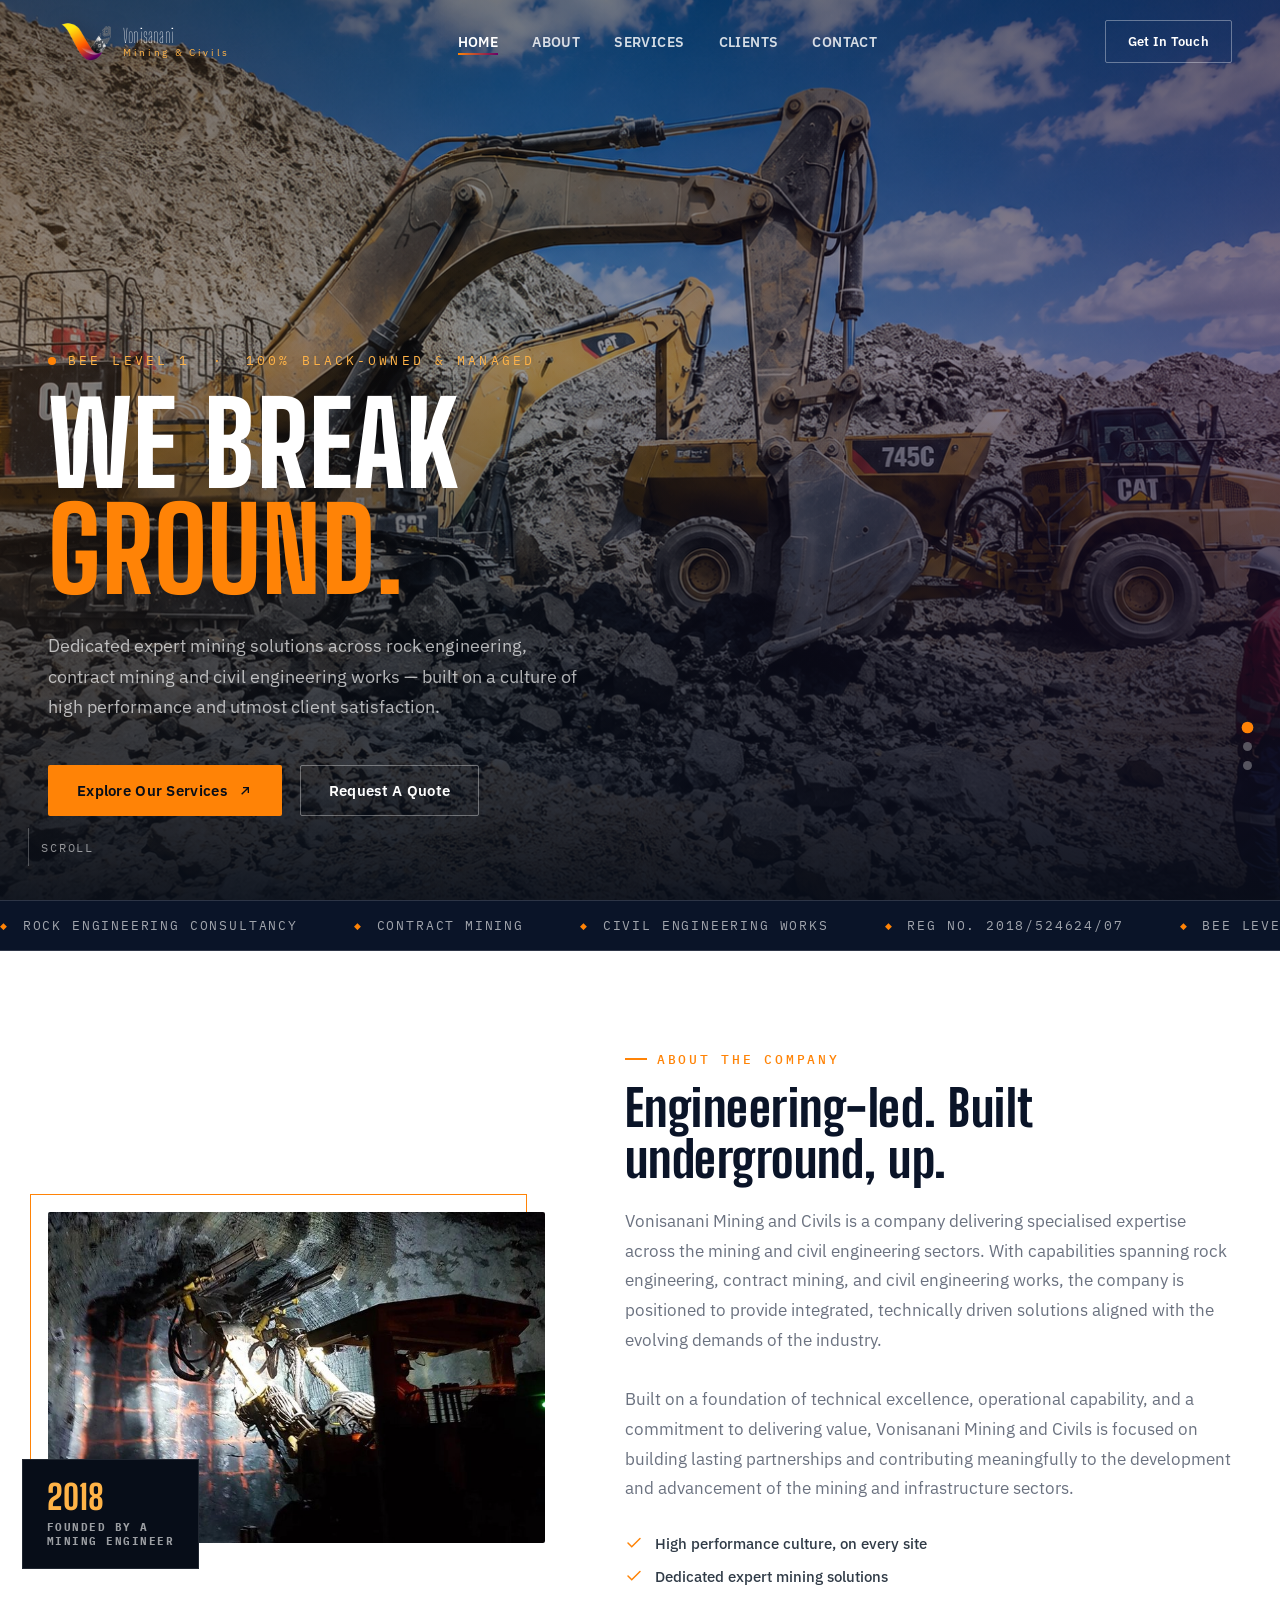
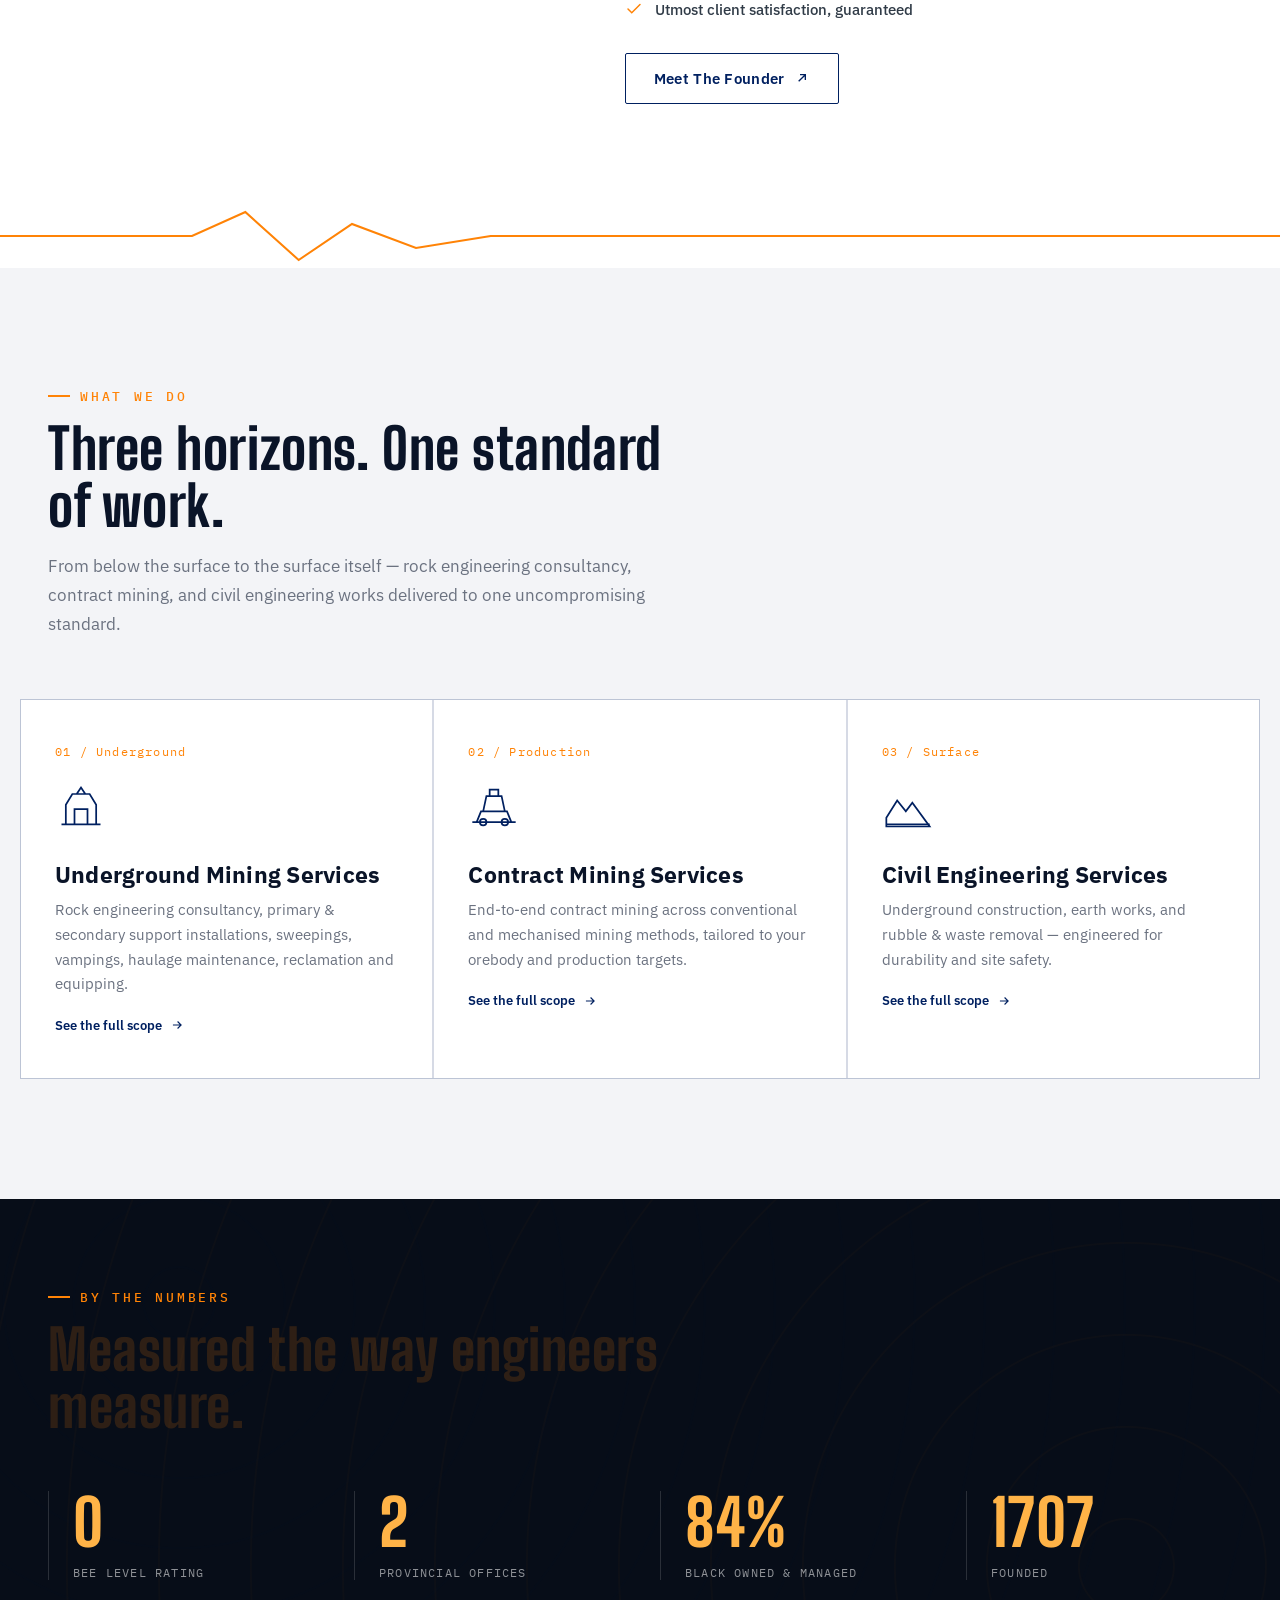
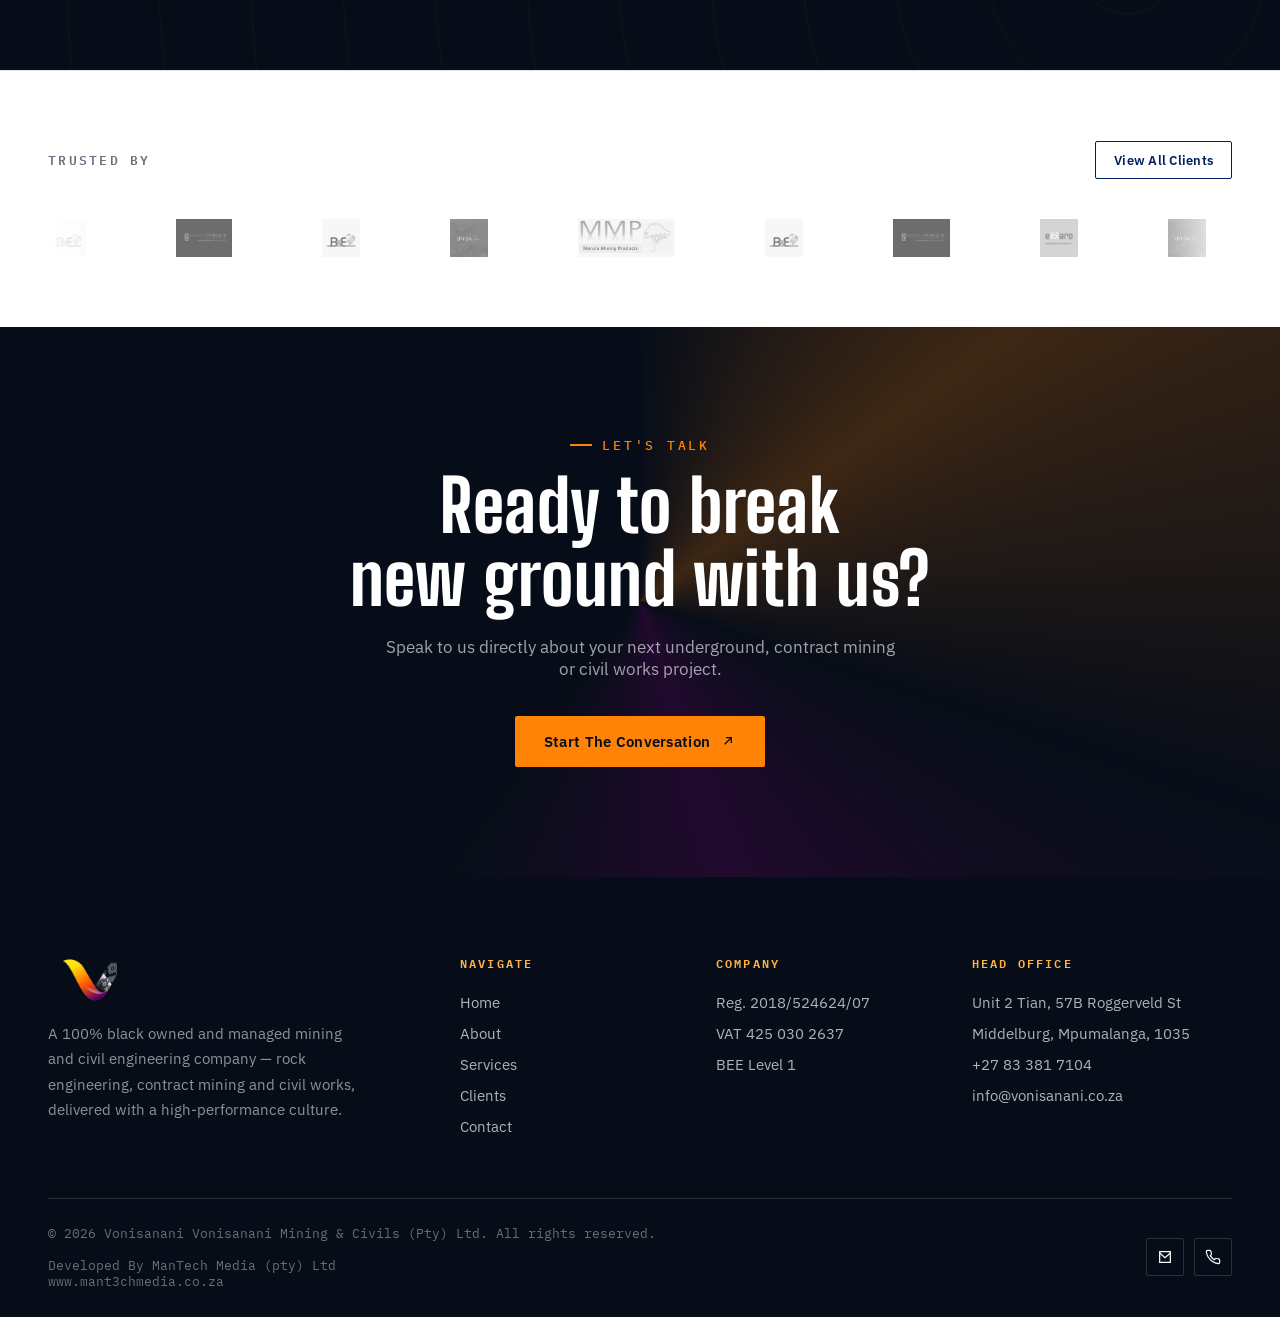
<file: index.html>
<!DOCTYPE html>
<html lang="en">
<head>
<meta charset="UTF-8">
<meta name="viewport" content="width=device-width, initial-scale=1.0">
<title>Vonisanani Mining & Civils — Rock Engineering, Contract Mining & Civil Works</title>
<meta name="description" content="100% black-owned, BEE Level 1 mining and civil engineering contractor delivering rock engineering, contract mining and civil construction across Mpumalanga, Gauteng and North West.">
<link rel="icon" href="images/logo.png">
<link rel="stylesheet" href="css/style.css">
</head>
<body>

<div class="scroll-progress"></div>

<!-- ===================== HEADER ===================== -->
<header class="site-header">
  <div class="container">
    <a href="index.html" class="brand">
      <img src="images/logo.png" alt="Vonisanani Mining & Civils logo">
      <span class="brand-word">Vonisanani<span>Mining &amp; Civils</span></span>
    </a>
    <nav class="nav-desktop">
      <a href="index.html">Home</a>
      <a href="about.html">About</a>
      <a href="services.html">Services</a>
      <a href="clients.html">Clients</a>
      <a href="contact.html">Contact</a>
    </nav>
    <div class="nav-cta">
      <a href="contact.html" class="btn btn-ghost">Get In Touch</a>
      <button class="burger" aria-label="Open menu"><span></span><span></span><span></span></button>
    </div>
  </div>
</header>

<div class="mobile-nav">
  <a href="index.html">Home</a>
  <a href="about.html">About</a>
  <a href="services.html">Services</a>
  <a href="clients.html">Clients</a>
  <a href="contact.html">Contact</a>
  <div class="mobile-nav-foot">
    +27 83 381 7104 &nbsp;·&nbsp; info@vonisanani.co.za<br>Middelburg · Centurion · Mooinooi
  </div>
</div>

<!-- ===================== HERO ===================== -->
<section class="hero" id="top">
  <div class="hero-slides">
    <div class="hero-slide active" style="background-image:url('images/excavator-person-looking.png')"></div>
    <div class="hero-slide" style="background-image:url('images/cat-and-truck.png')"></div>
    <div class="hero-slide" style="background-image:url('images/underground-support-1.png')"></div>
  </div>
  <div class="hero-content">
    <div class="container">
      <div class="hero-eyebrow"><span class="dot"></span> BEE Level 1 &nbsp;·&nbsp; 100% Black-Owned &amp; Managed</div>
      <h1 class="hero-title">
        <span class="line"><span>WE BREAK</span></span>
        <span class="line"><span class="grad-text">GROUND.</span></span>
      </h1>
      <p class="hero-sub">Dedicated expert mining solutions across rock engineering, contract mining and civil engineering works — built on a culture of high performance and utmost client satisfaction.</p>
      <div class="hero-actions">
        <a href="services.html" class="btn btn-primary">Explore Our Services
          <svg viewBox="0 0 24 24" fill="none" stroke="currentColor" stroke-width="2"><path d="M7 17L17 7M9 7h8v8"/></svg>
        </a>
        <a href="contact.html" class="btn btn-ghost">Request A Quote</a>
      </div>
    </div>
  </div>
  <div class="hero-dots">
    <button class="active" aria-label="Slide 1"></button>
    <button aria-label="Slide 2"></button>
    <button aria-label="Slide 3"></button>
  </div>
  <div class="hero-scroll"><span class="line-anim"></span> Scroll</div>
</section>

<!-- ===================== MARQUEE STRIP ===================== -->
<div class="marquee-strip">
  <div class="marquee-track">
    <span>Rock Engineering Consultancy</span>
    <span>Contract Mining</span>
    <span>Civil Engineering Works</span>
    <span>Reg No. 2018/524624/07</span>
    <span>BEE Level 1</span>
    <span>Mpumalanga · Gauteng · North West</span>
    <span>Rock Engineering Consultancy</span>
    <span>Contract Mining</span>
    <span>Civil Engineering Works</span>
    <span>Reg No. 2018/524624/07</span>
    <span>BEE Level 1</span>
    <span>Mpumalanga · Gauteng · North West</span>
  </div>
</div>

<!-- ===================== INTRO ===================== -->
<section class="section intro-strip">
  <div class="container">
    <div class="intro-grid">
      <div class="intro-figure reveal">
        <img src="images/underground-worker.jpg" alt="Vonisanani mining crew underground on site">
        <div class="intro-badge">
          <div class="num">2018</div>
          <div class="lbl">Founded By A<br>Mining Engineer</div>
        </div>
      </div>
      <div class="intro-text reveal">
        <div class="eyebrow">About The Company</div>
        <h2>Engineering-led. Built underground, up.</h2>
        <p>Vonisanani Mining and Civils is a company delivering specialised expertise across the mining and civil engineering sectors. With capabilities spanning rock engineering, contract mining, and civil engineering works, the company is positioned to provide integrated, technically driven solutions aligned with the evolving demands of the industry.
<br>
<br>
Built on a foundation of technical excellence, operational capability, and a commitment to delivering value, Vonisanani Mining and Civils is focused on building lasting partnerships and contributing meaningfully to the development and advancement of the mining and infrastructure sectors.
        </p>
        <ul class="intro-list">
          <li><svg viewBox="0 0 24 24" fill="none" stroke-width="2" stroke-linecap="round"><path d="M20 6L9 17l-5-5"/></svg> High performance culture, on every site</li>
          <li><svg viewBox="0 0 24 24" fill="none" stroke-width="2" stroke-linecap="round"><path d="M20 6L9 17l-5-5"/></svg> Dedicated expert mining solutions</li>
          <li><svg viewBox="0 0 24 24" fill="none" stroke-width="2" stroke-linecap="round"><path d="M20 6L9 17l-5-5"/></svg> Utmost client satisfaction, guaranteed</li>
        </ul>
        <a href="about.html" class="btn btn-dark" style="margin-top:34px;">Meet The Founder
          <svg viewBox="0 0 24 24" fill="none" stroke="currentColor" stroke-width="2"><path d="M7 17L17 7M9 7h8v8"/></svg>
        </a>
      </div>
    </div>
  </div>
</section>

<span class="fracture"><svg viewBox="0 0 1200 64" preserveAspectRatio="none"><path d="M0 32 L180 32 L230 8 L280 56 L330 20 L390 44 L460 32 L1200 32" fill="none" stroke="#ff8306" stroke-width="2"/></svg></span>

<!-- ===================== SERVICES TEASER ===================== -->
<section class="section section-off">
  <div class="container">
    <div class="section-head reveal">
      <div class="eyebrow">What We Do</div>
      <h2>Three horizons. One standard of work.</h2>
      <p>From below the surface to the surface itself — rock engineering consultancy, contract mining, and civil engineering works delivered to one uncompromising standard.</p>
    </div>
  </div>
  <div class="container" style="padding:0;">
    <div class="svc-grid reveal">
      <div class="svc-card">
        <div class="svc-num">01 / Underground</div>
        <svg class="svc-icon" viewBox="0 0 48 48" fill="none" stroke="currentColor" stroke-width="1.6"><path d="M6 40h36M10 40V22l6-10h16l6 10v18M18 40V26h12v14M20 12l4-6 4 6"/></svg>
        <h3>Underground Mining Services</h3>
        <p>Rock engineering consultancy, primary &amp; secondary support installations, sweepings, vampings, haulage maintenance, reclamation and equipping.</p>
        <a href="services.html#underground" class="more">See the full scope
          <svg viewBox="0 0 24 24" fill="none" stroke="currentColor" stroke-width="2"><path d="M5 12h14M13 6l6 6-6 6"/></svg>
        </a>
      </div>
      <div class="svc-card">
        <div class="svc-num">02 / Production</div>
        <svg class="svc-icon" viewBox="0 0 48 48" fill="none" stroke="currentColor" stroke-width="1.6"><path d="M4 38h40M8 38l4-10h24l4 10M14 28l3-14h14l3 14M20 14V8h8v6"/><circle cx="14" cy="38" r="3"/><circle cx="34" cy="38" r="3"/></svg>
        <h3>Contract Mining Services</h3>
        <p>End-to-end contract mining across conventional and mechanised mining methods, tailored to your orebody and production targets.</p>
        <a href="services.html#contract" class="more">See the full scope
          <svg viewBox="0 0 24 24" fill="none" stroke="currentColor" stroke-width="2"><path d="M5 12h14M13 6l6 6-6 6"/></svg>
        </a>
      </div>
      <div class="svc-card">
        <div class="svc-num">03 / Surface</div>
        <svg class="svc-icon" viewBox="0 0 48 48" fill="none" stroke="currentColor" stroke-width="1.6"><path d="M4 34l10-16 8 10 6-8 16 22H4z"/><path d="M4 40h40"/></svg>
        <h3>Civil Engineering Services</h3>
        <p>Underground construction, earth works, and rubble &amp; waste removal — engineered for durability and site safety.</p>
        <a href="services.html#civil" class="more">See the full scope
          <svg viewBox="0 0 24 24" fill="none" stroke="currentColor" stroke-width="2"><path d="M5 12h14M13 6l6 6-6 6"/></svg>
        </a>
      </div>
    </div>
  </div>
</section>

<!-- ===================== STATS ===================== -->
<section class="stats-band">
  <div class="contour-bg"></div>
  <div class="container">
    <div class="section-head reveal" style="margin-bottom:56px;">
      <div class="eyebrow">By The Numbers</div>
      <h2 style="color: rgba(255,131,6,.16);">Measured the way engineers measure.</h2>
    </div>
    <div class="stats-grid reveal reveal-stagger">
      <div class="stat" style="--i:0"><div class="count"><span data-count="1" data-suffix="">0</span></div><div class="lbl">BEE Level Rating</div></div>
      <div class="stat" style="--i:1"><div class="count"><span data-count="3" data-suffix="">0</span></div><div class="lbl">Provincial Offices</div></div>
      <div class="stat" style="--i:2"><div class="count"><span data-count="100" data-suffix="%">0%</span></div><div class="lbl">Black Owned &amp; Managed</div></div>
      <div class="stat" style="--i:3"><div class="count"><span data-count="2018" data-suffix="">0</span></div><div class="lbl">Founded</div></div>
    </div>
  </div>
</section>

<!-- ===================== CLIENTS ===================== -->
<section class="clients-strip">
  <div class="container">
    <div class="clients-head reveal">
      <h3>Trusted By</h3>
      <a href="clients.html" class="btn btn-dark" style="padding:10px 18px; font-size:12.5px;">View All Clients</a>
    </div>
    <div class="logo-track-wrap reveal">
      <div class="logo-track">
        <img src="images/client-exxaro.png" alt="Exxaro">
        <img src="images/client-be-international.jpg" alt="B&E International">
        <img src="images/client-exxaro.png" alt="Shazatorque Minerals extraction &amp; processing">
        <img src="images/unisa-logo-1.png" alt="University of South Africa">
        <img src="images/client-mmp.png" alt="Marula Mining Products">
        <img src="images/client-exxaro.png" alt="Exxaro">
        <img src="images/client-be-international.jpg" alt="B&E International">
        <img src="images/exxaro.png" alt="Shazatorque Minerals extraction &amp; processing">
        <img src="images/unisa-logo-1.png" alt="University of South Africa">
        <img src="images/client-mmp.png" alt="Marula Mining Products">
      </div>
    </div>
  </div>
</section>

<!-- ===================== CTA ===================== -->
<section class="cta-banner">
  <div class="container">
    <div class="eyebrow" style="justify-content:center;">Let's Talk</div>
    <h2>Ready to break<br>new ground with us?</h2>
    <p>Speak to us directly about your next underground, contract mining or civil works project.</p>
    <a href="contact.html" class="btn btn-primary">Start The Conversation
      <svg viewBox="0 0 24 24" fill="none" stroke="currentColor" stroke-width="2"><path d="M7 17L17 7M9 7h8v8"/></svg>
    </a>
  </div>
</section>

<!-- ===================== FOOTER ===================== -->
<footer class="site-footer">
  <div class="container">
    <div class="footer-grid">
      <div class="footer-brand">
        <img src="images/logo.png" alt="Vonisanani Mining & Civils logo">
        <p>A 100% black owned and managed mining and civil engineering company — rock engineering, contract mining and civil works, delivered with a high-performance culture.</p>
      </div>
      <div class="footer-col">
        <h4>Navigate</h4>
        <a href="index.html">Home</a>
        <a href="about.html">About</a>
        <a href="services.html">Services</a>
        <a href="clients.html">Clients</a>
        <a href="contact.html">Contact</a>
      </div>
      <div class="footer-col">
        <h4>Company</h4>
        <p>Reg. 2018/524624/07</p>
        <p>VAT 425 030 2637</p>
        <p>BEE Level 1</p>
      </div>
      <div class="footer-col">
        <h4>Head Office</h4>
        <p>Unit 2 Tian, 57B Roggerveld St</p>
        <p>Middelburg, Mpumalanga, 1035</p>
        <a href="tel:+27833817104">+27 83 381 7104</a>
        <a href="mailto:info@vonisanani.co.za">info@vonisanani.co.za</a>
      </div>
    </div>
    <div class="footer-bottom">
      <span>© 2026 Vonisanani Vonisanani Mining &amp; Civils (Pty) Ltd. All rights reserved. 
      <br>
      <br>
      Developed By ManTech Media (pty) Ltd 
      <br>
      www.mant3chmedia.co.za 

    </span>
      <div class="footer-social">
        <a href="mailto:info@vonisanani.co.za" aria-label="Email"><svg viewBox="0 0 24 24" fill="none" stroke="#fff" stroke-width="1.8"><path d="M4 4h16v16H4z"/><path d="M4 6l8 7 8-7"/></svg></a>
        <a href="tel:+27833817104" aria-label="Phone"><svg viewBox="0 0 24 24" fill="none" stroke="#fff" stroke-width="1.8"><path d="M22 16.9v3a2 2 0 01-2.2 2 19.8 19.8 0 01-8.6-3.1 19.5 19.5 0 01-6-6A19.8 19.8 0 012 4.2 2 2 0 014 2h3a2 2 0 012 1.7c.1 1 .3 2 .6 3a2 2 0 01-.5 2L7.9 10a16 16 0 006 6l1.3-1.3a2 2 0 012-.5c1 .3 2 .5 3 .6a2 2 0 011.8 2z"/></svg></a>
      </div>
    </div>
  </div>
</footer>

<button class="to-top" aria-label="Back to top"><svg viewBox="0 0 24 24" fill="none" stroke-width="2" stroke-linecap="round" stroke-linejoin="round"><path d="M12 19V5M5 12l7-7 7 7"/></svg></button>

<script src="js/main.js"></script>
</body>
</html>
</file>
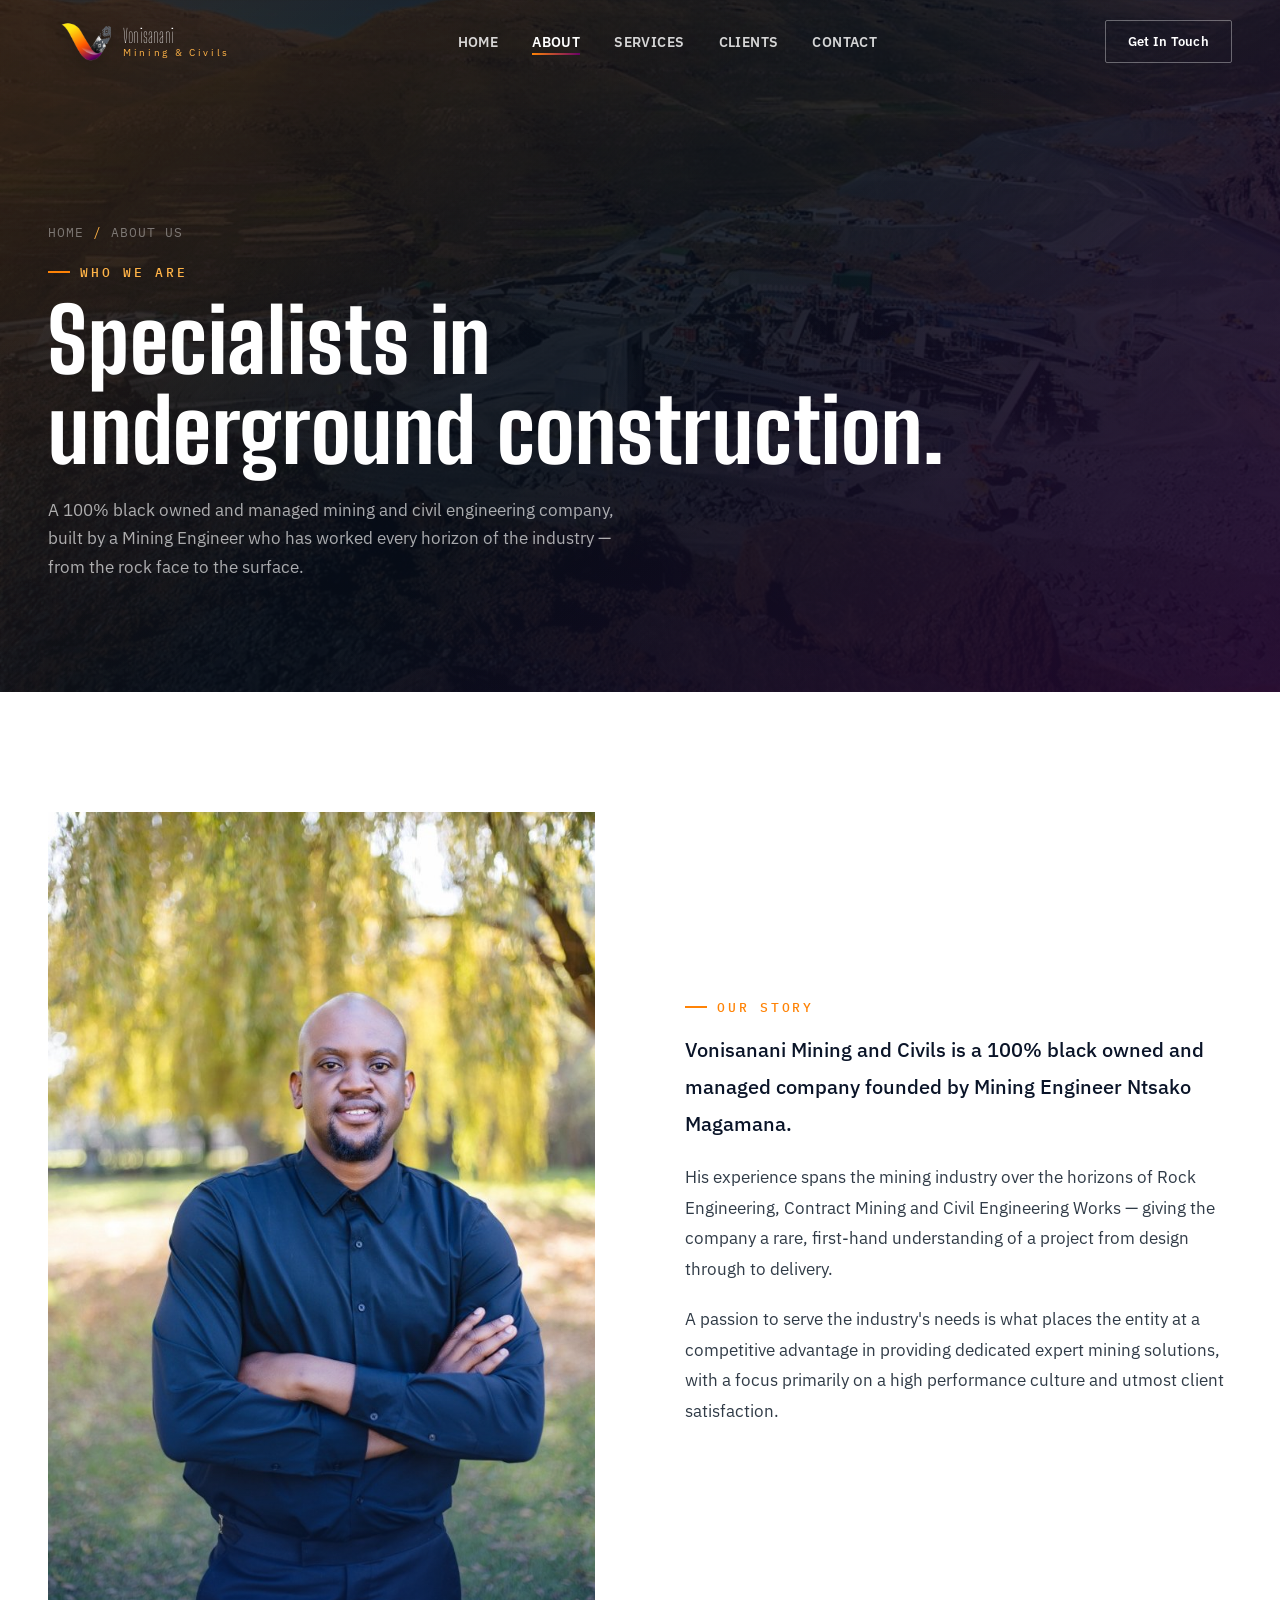
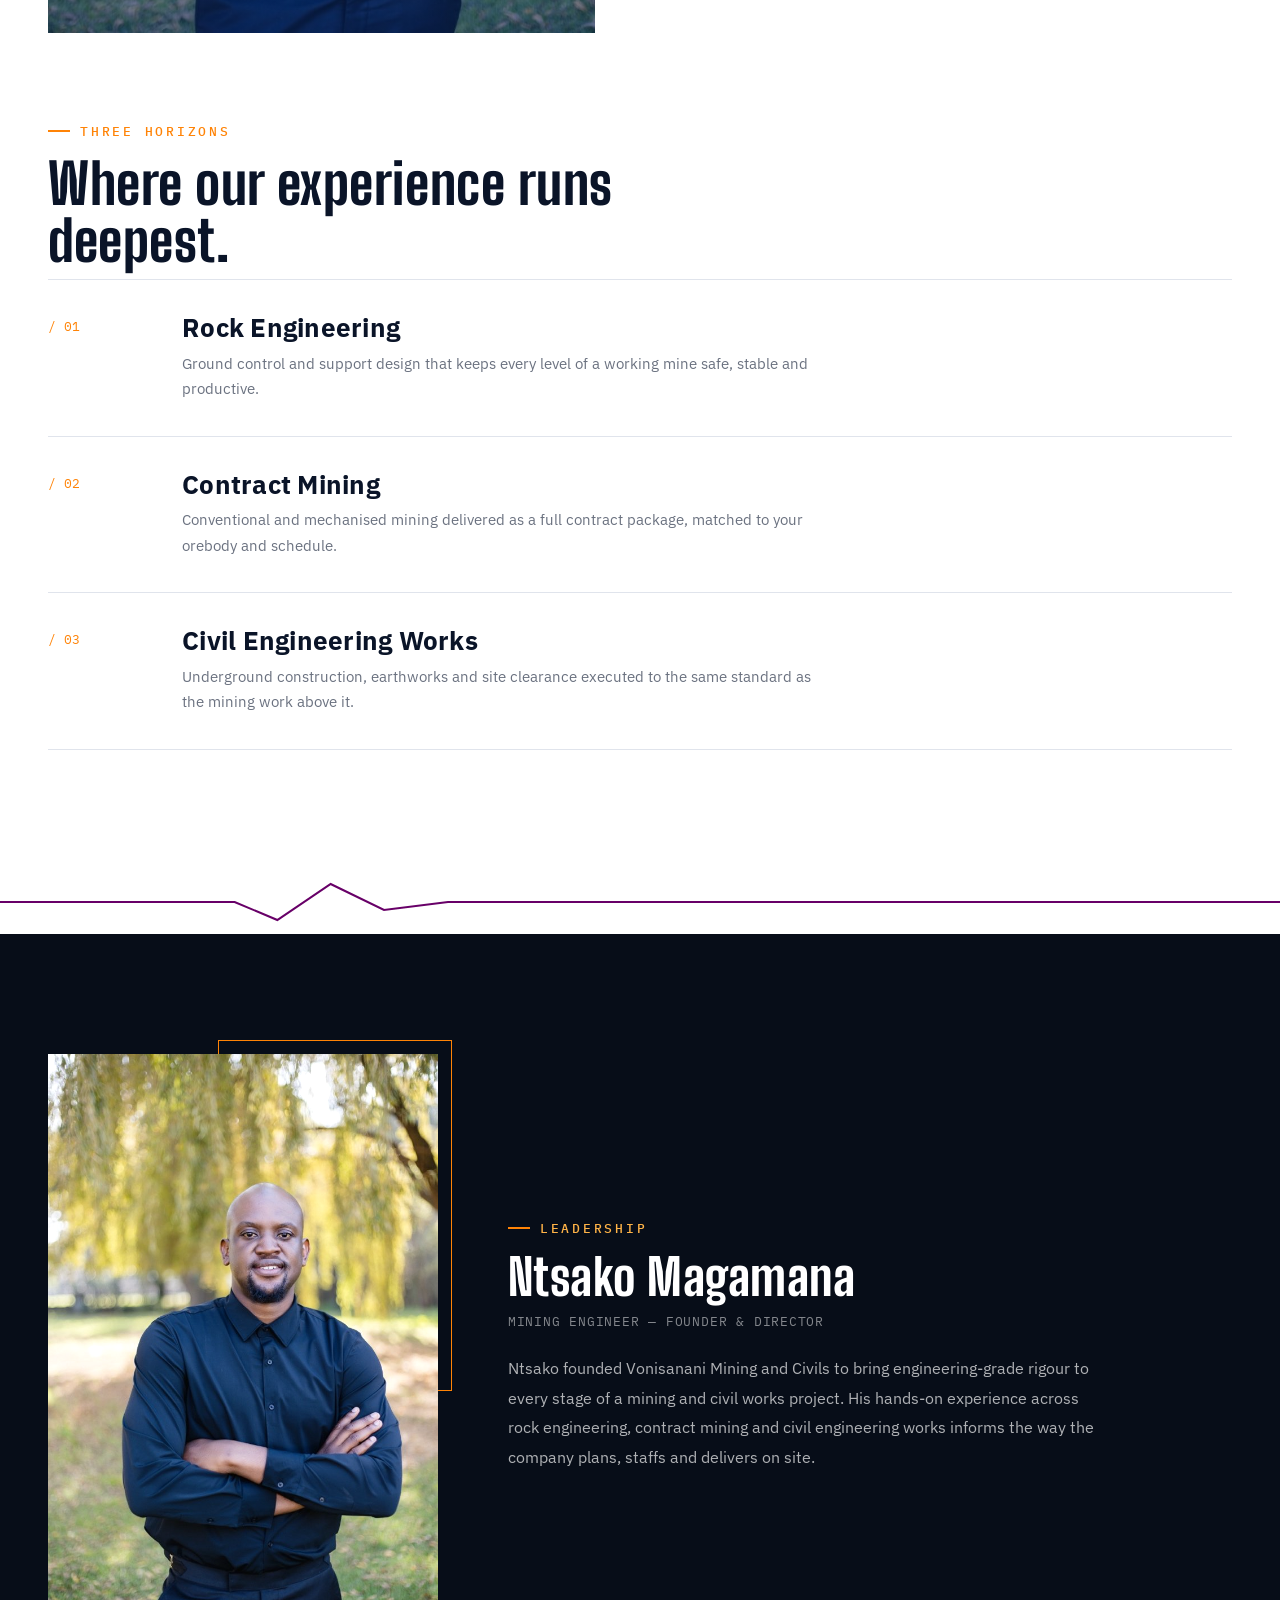
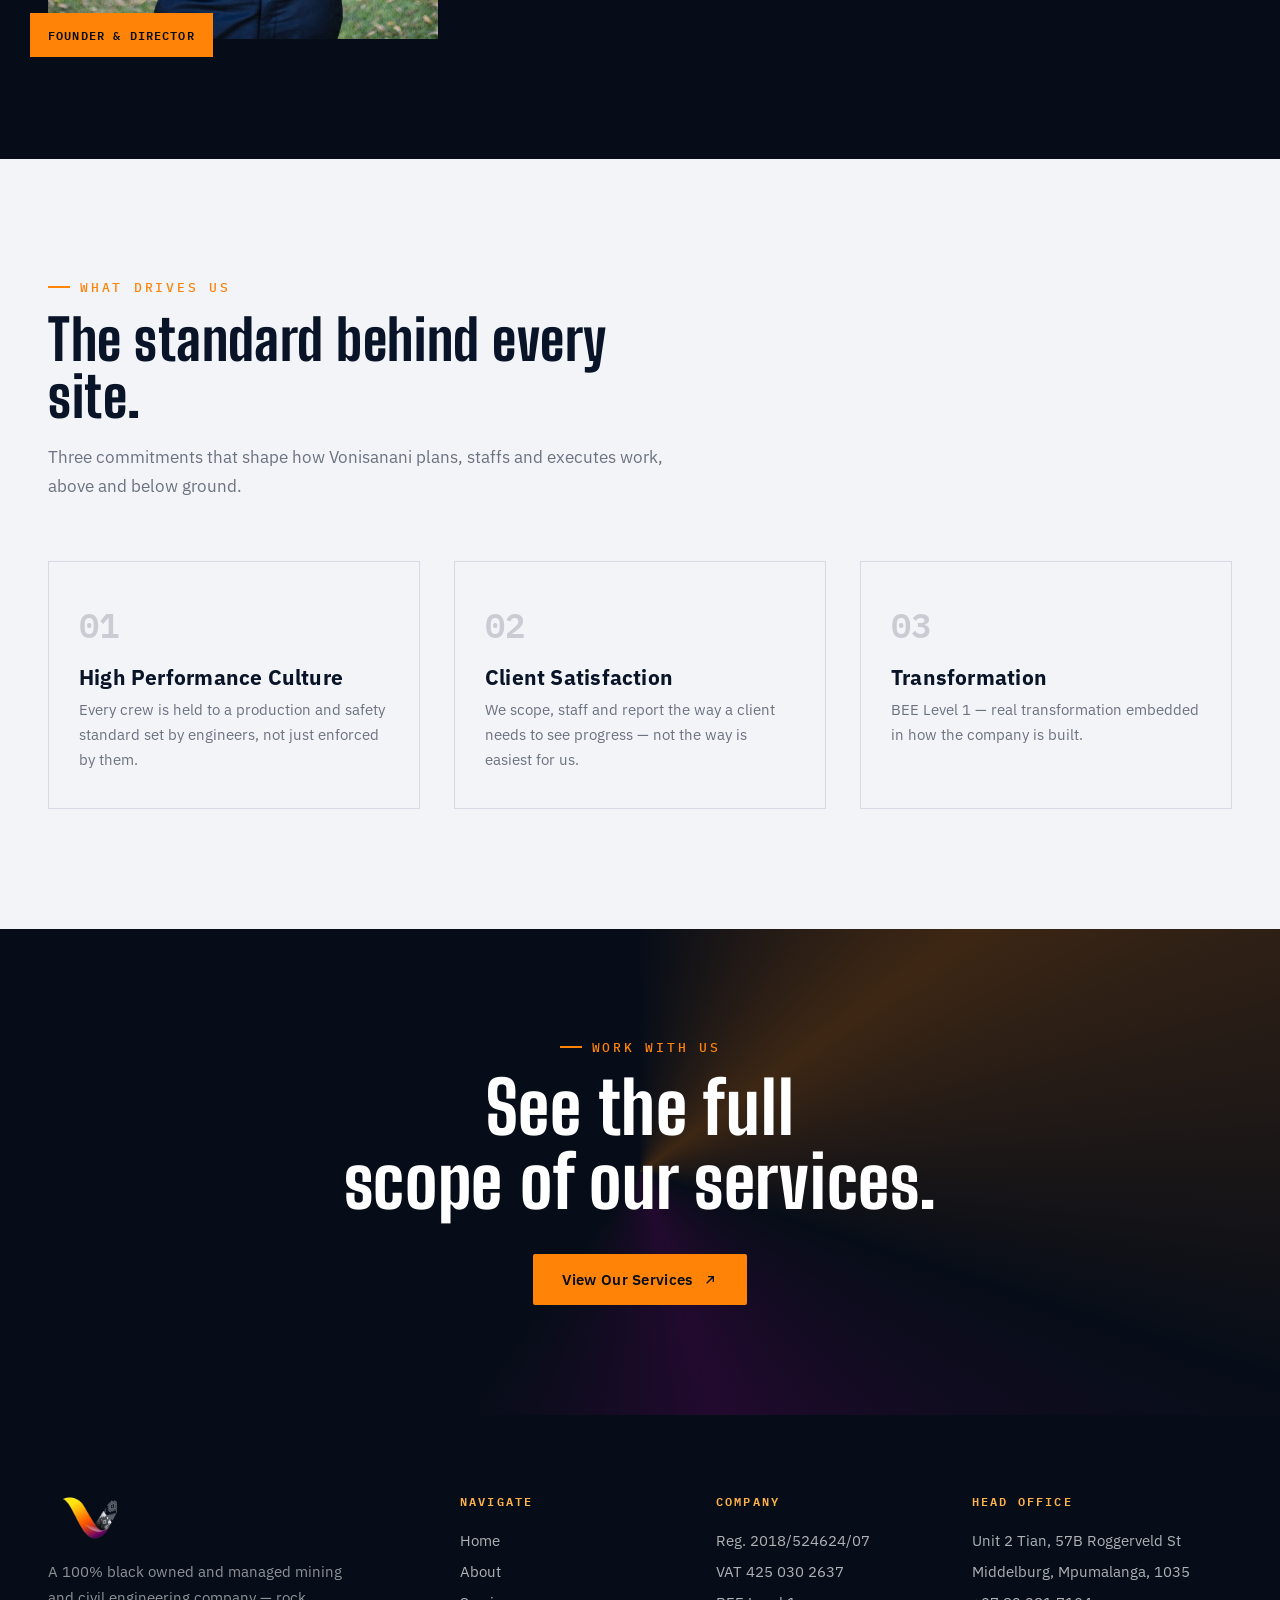
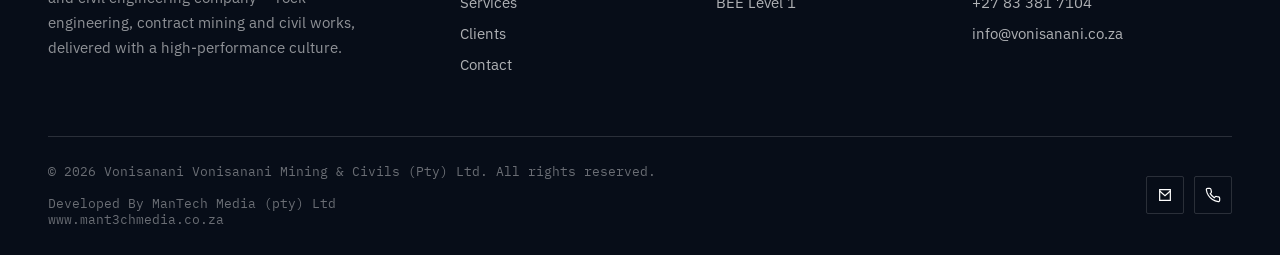
<file: about.html>
<!DOCTYPE html>
<html lang="en">
<head>
<meta charset="UTF-8">
<meta name="viewport" content="width=device-width, initial-scale=1.0">
<title>About Us — Vonisanani Mining & Civils</title>
<meta name="description" content="Founded by Mining Engineer Ntsako Magamana, Vonisanani Mining and Civils is a 100% black owned and managed company delivering rock engineering, contract mining and civil engineering works.">
<link rel="icon" href="images/logo.png">
<link rel="stylesheet" href="css/style.css">
</head>
<body>

<div class="scroll-progress"></div>

<header class="site-header">
  <div class="container">
    <a href="index.html" class="brand">
      <img src="images/logo.png" alt="Vonisanani Mining & Civils logo">
      <span class="brand-word">Vonisanani<span>Mining &amp; Civils</span></span>
    </a>
    <nav class="nav-desktop">
      <a href="index.html">Home</a>
      <a href="about.html">About</a>
      <a href="services.html">Services</a>
      <a href="clients.html">Clients</a>
      <a href="contact.html">Contact</a>
    </nav>
    <div class="nav-cta">
      <a href="contact.html" class="btn btn-ghost">Get In Touch</a>
      <button class="burger" aria-label="Open menu"><span></span><span></span><span></span></button>
    </div>
  </div>
</header>

<div class="mobile-nav">
  <a href="index.html">Home</a>
  <a href="about.html">About</a>
  <a href="services.html">Services</a>
  <a href="clients.html">Clients</a>
  <a href="contact.html">Contact</a>
  <div class="mobile-nav-foot">+27 83 381 7104 &nbsp;·&nbsp; info@vonisanani.co.za</div>
</div>

<!-- ===================== PAGE HERO ===================== -->
<section class="page-hero" style="background-image:linear-gradient(rgba(7,13,24,.86),rgba(7,13,24,.94)), url(images/mine-image.jpeg ) ; background-size:cover; background-position:center;">
  <div class="container">
    <div class="crumb">HOME <span>/</span> ABOUT US</div>
    <div class="eyebrow" style="margin-top:24px;">Who We Are</div>
    <h1>Specialists in<br>underground construction.</h1>
    <p>A 100% black owned and managed mining and civil engineering company, built by a Mining Engineer who has worked every horizon of the industry — from the rock face to the surface.</p>
  </div>
</section>

<!-- ===================== ABOUT COPY ===================== -->
<section class="section">
  <div class="container">
    <div class="about-grid">
      <div class="about-media reveal">
        <div class="frame">
          <img src="images/ceo-ntsako.jpg" alt="Ntsako Magamana, Founder and Director of Vonisanani Mining & Civils">
          <span class="corner"></span>
        </div>
      </div>
      <div class="about-copy reveal">
        <div class="eyebrow">Our Story</div>
        <p>Vonisanani Mining and Civils is a 100% black owned and managed company founded by Mining Engineer Ntsako Magamana.</p>
        <p>His experience spans the mining industry over the horizons of Rock Engineering, Contract Mining and Civil Engineering Works — giving the company a rare, first-hand understanding of a project from design through to delivery.</p>
        <p>A passion to serve the industry's needs is what places the entity at a competitive advantage in providing dedicated expert mining solutions, with a focus primarily on a high performance culture and utmost client satisfaction.</p>
      </div>
    </div>

    <!-- Horizons timeline -->
    <div class="horizons">
      <div class="section-head reveal" style="margin-bottom:10px;">
        <div class="eyebrow">Three Horizons</div>
        <h2>Where our experience runs deepest.</h2>
      </div>
      <div class="horizon-row reveal">
        <div class="hz-num">/ 01</div>
        <div>
          <h3>Rock Engineering</h3>
          <p>Ground control and support design that keeps every level of a working mine safe, stable and productive.</p>
        </div>
      </div>
      <div class="horizon-row reveal">
        <div class="hz-num">/ 02</div>
        <div>
          <h3>Contract Mining</h3>
          <p>Conventional and mechanised mining delivered as a full contract package, matched to your orebody and schedule.</p>
        </div>
      </div>
      <div class="horizon-row reveal">
        <div class="hz-num">/ 03</div>
        <div>
          <h3>Civil Engineering Works</h3>
          <p>Underground construction, earthworks and site clearance executed to the same standard as the mining work above it.</p>
        </div>
      </div>
    </div>
  </div>
</section>

<span class="fracture"><svg viewBox="0 0 1200 64" preserveAspectRatio="none"><path d="M0 32 L220 32 L260 50 L310 14 L360 40 L420 32 L1200 32" fill="none" stroke="#680068" stroke-width="2"/></svg></span>

<!-- ===================== CEO SPOTLIGHT ===================== -->
<section class="ceo-band">
  <div class="container">
    <div class="ceo-grid">
      <div class="ceo-photo reveal">
        <img src="images/ceo-ntsako.jpg" alt="Ntsako Magamana, Founder and Director of Vonisanani Mining & Civils"> 
        <div class="ceo-tag">Founder &amp; Director</div>
      </div>
      <div class="ceo-copy reveal">
        <div class="eyebrow">Leadership</div>
        <h2>Ntsako Magamana</h2>
        <div class="role">MINING ENGINEER — FOUNDER &amp; DIRECTOR</div>
        <p class="bio">Ntsako founded Vonisanani Mining and Civils to bring engineering-grade rigour to every stage of a mining and civil works project. His hands-on experience across rock engineering, contract mining and civil engineering works informs the way the company plans, staffs and delivers on site.</p>
        <!-- <p class="quote">"A passion to serve the industry's needs — with high performance culture and utmost client satisfaction at the centre of everything we do."</p> -->
      </div>
    </div>
  </div>
</section>

<!-- ===================== VALUES ===================== -->
<section class="section section-off">
  <div class="container">
    <div class="section-head reveal">
      <div class="eyebrow">What Drives Us</div>
      <h2>The standard behind every site.</h2>
      <p>Three commitments that shape how Vonisanani plans, staffs and executes work, above and below ground.</p>
    </div>
    <div class="values-grid reveal reveal-stagger">
      <div class="value-card" style="--i:0">
        <div class="vnum">01</div>
        <h3>High Performance Culture</h3>
        <p>Every crew is held to a production and safety standard set by engineers, not just enforced by them.</p>
      </div>
      <div class="value-card" style="--i:1">
        <div class="vnum">02</div>
        <h3>Client Satisfaction</h3>
        <p>We scope, staff and report the way a client needs to see progress — not the way is easiest for us.</p>
      </div>
      <div class="value-card" style="--i:2">
        <div class="vnum">03</div>
        <h3>Transformation</h3>
        <p>BEE Level 1 — real transformation embedded in how the company is built.</p>
      </div>
    </div>
  </div>
</section>

<!-- ===================== CTA ===================== -->
<section class="cta-banner">
  <div class="container">
    <div class="eyebrow" style="justify-content:center;">Work With Us</div>
    <h2>See the full<br>scope of our services.</h2>
    <a href="services.html" class="btn btn-primary">View Our Services
      <svg viewBox="0 0 24 24" fill="none" stroke="currentColor" stroke-width="2"><path d="M7 17L17 7M9 7h8v8"/></svg>
    </a>
  </div>
</section>

<footer class="site-footer">
  <div class="container">
    <div class="footer-grid">
      <div class="footer-brand">
        <img src="images/logo.png" alt="Vonisanani Mining & Civils logo">
        <p>A 100% black owned and managed mining and civil engineering company — rock engineering, contract mining and civil works, delivered with a high-performance culture.</p>
      </div>
      <div class="footer-col">
        <h4>Navigate</h4>
        <a href="index.html">Home</a>
        <a href="about.html">About</a>
        <a href="services.html">Services</a>
        <a href="clients.html">Clients</a>
        <a href="contact.html">Contact</a>
      </div>
      <div class="footer-col">
        <h4>Company</h4>
        <p>Reg. 2018/524624/07</p>
        <p>VAT 425 030 2637</p>
        <p>BEE Level 1</p>
      </div>
      <div class="footer-col">
        <h4>Head Office</h4>
        <p>Unit 2 Tian, 57B Roggerveld St</p>
        <p>Middelburg, Mpumalanga, 1035</p>
        <a href="tel:+27833817104">+27 83 381 7104</a>
        <a href="mailto:info@vonisanani.co.za">info@vonisanani.co.za</a>
      </div>
    </div>
    <div class="footer-bottom">
      <span>© 2026 Vonisanani Vonisanani Mining &amp; Civils (Pty) Ltd. All rights reserved. 
      <br>
      <br>
      Developed By ManTech Media (pty) Ltd 
      <br>
      www.mant3chmedia.co.za 

    </span>
      <div class="footer-social">
        <a href="mailto:info@vonisanani.co.za" aria-label="Email"><svg viewBox="0 0 24 24" fill="none" stroke="#fff" stroke-width="1.8"><path d="M4 4h16v16H4z"/><path d="M4 6l8 7 8-7"/></svg></a>
        <a href="tel:+27833817104" aria-label="Phone"><svg viewBox="0 0 24 24" fill="none" stroke="#fff" stroke-width="1.8"><path d="M22 16.9v3a2 2 0 01-2.2 2 19.8 19.8 0 01-8.6-3.1 19.5 19.5 0 01-6-6A19.8 19.8 0 012 4.2 2 2 0 014 2h3a2 2 0 012 1.7c.1 1 .3 2 .6 3a2 2 0 01-.5 2L7.9 10a16 16 0 006 6l1.3-1.3a2 2 0 012-.5c1 .3 2 .5 3 .6a2 2 0 011.8 2z"/></svg></a>
      </div>
    </div>
  </div>
</footer>

<button class="to-top" aria-label="Back to top"><svg viewBox="0 0 24 24" fill="none" stroke-width="2" stroke-linecap="round" stroke-linejoin="round"><path d="M12 19V5M5 12l7-7 7 7"/></svg></button>

<script src="js/main.js"></script>
</body>
</html>
</file>
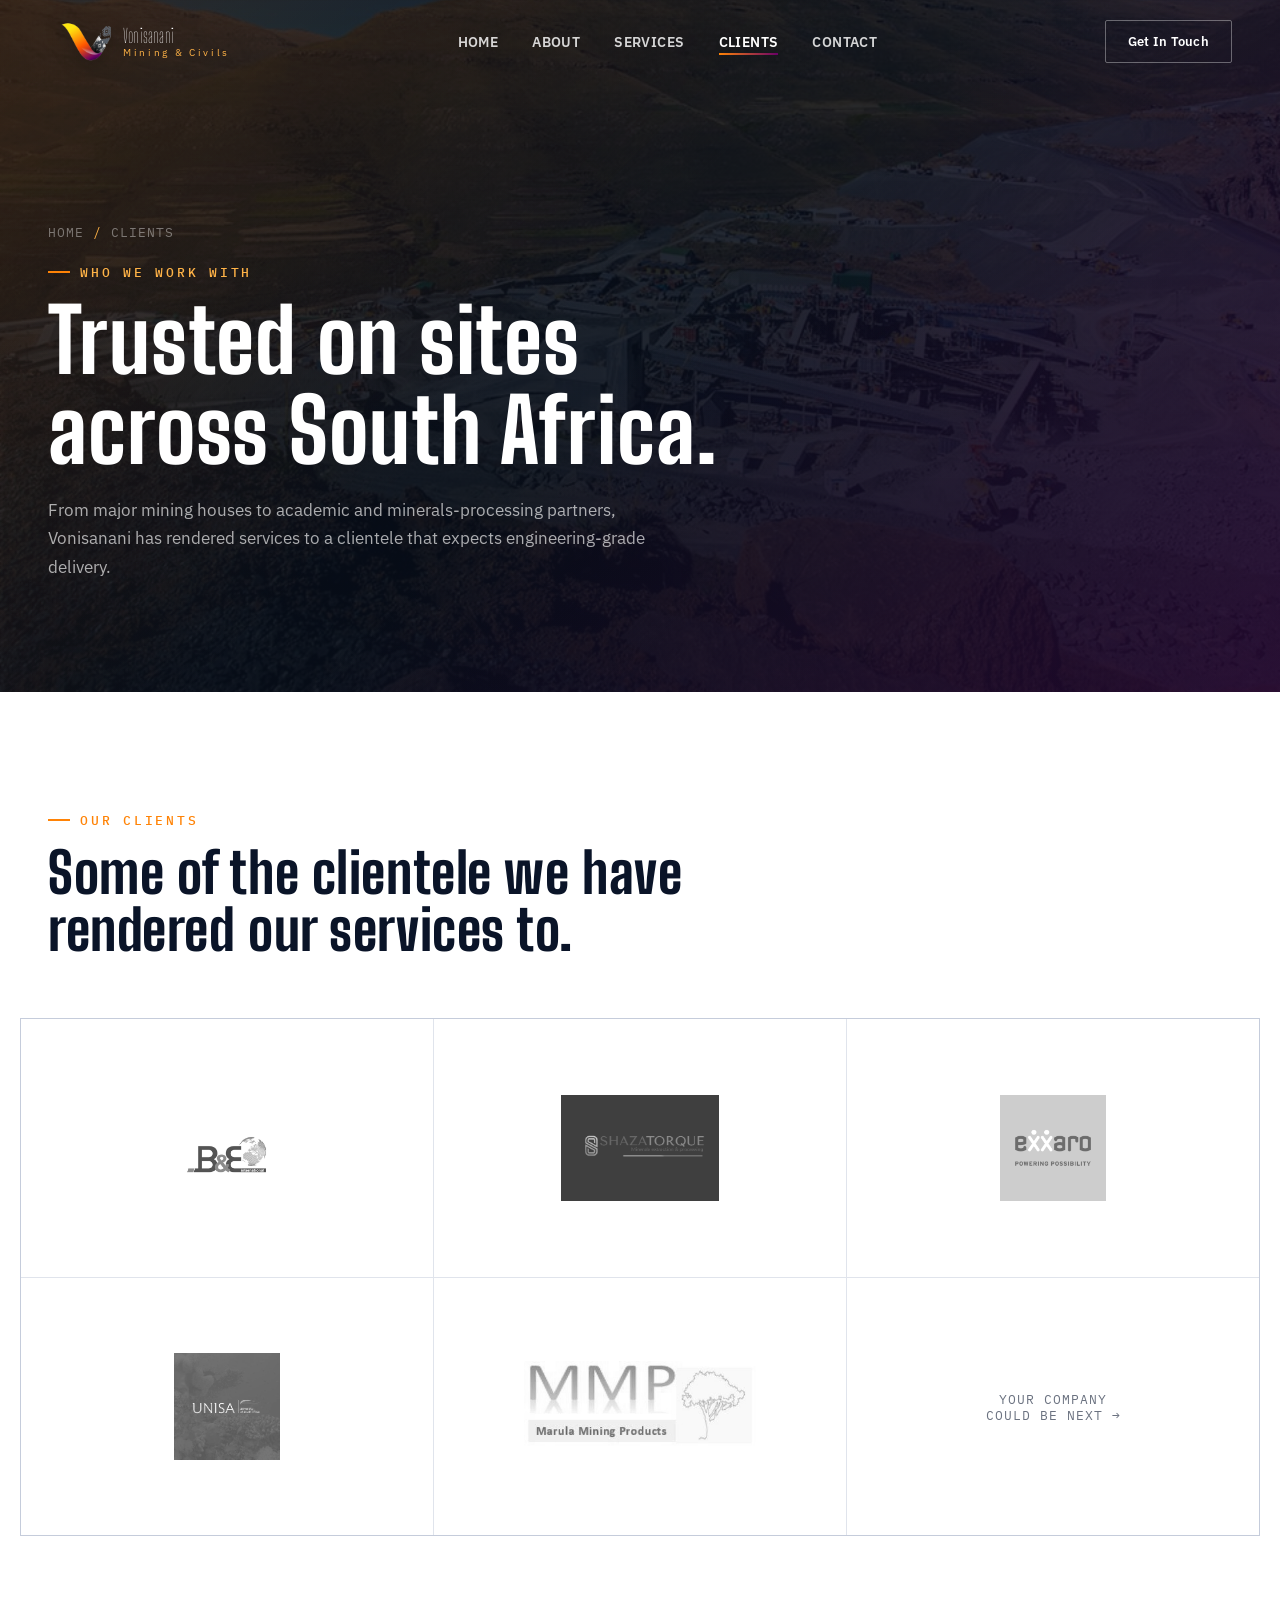
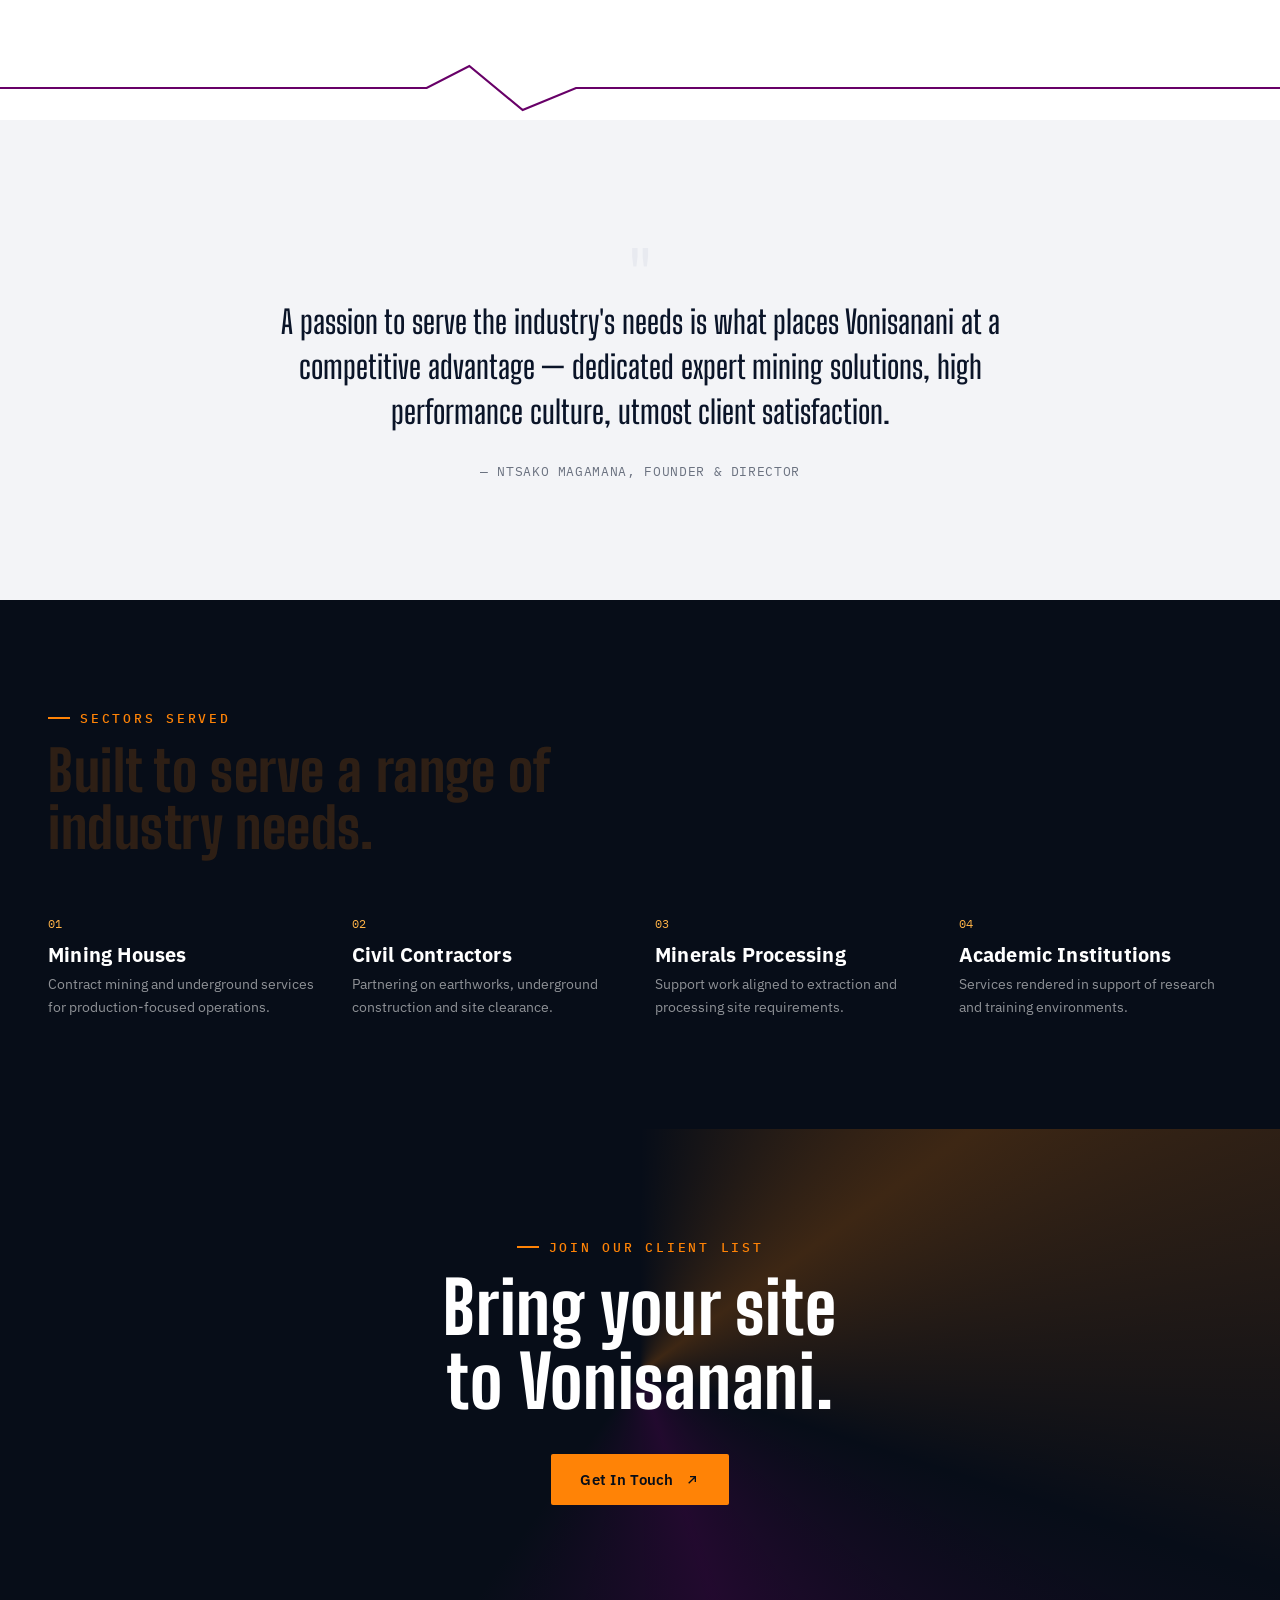
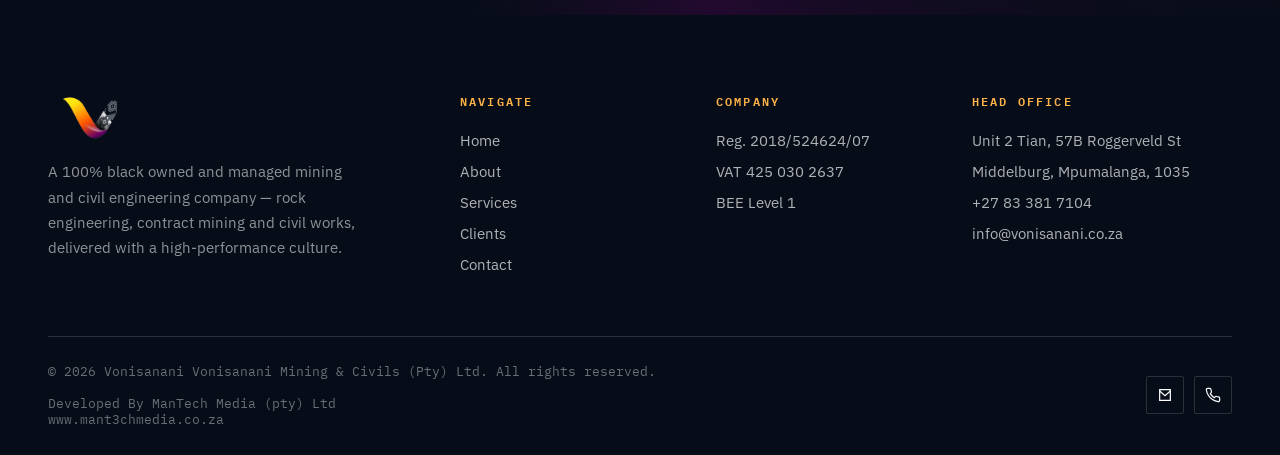
<file: clients.html>
<!DOCTYPE html>
<html lang="en">
<head>
<meta charset="UTF-8">
<meta name="viewport" content="width=device-width, initial-scale=1.0">
<title>Our Clients — Vonisanani Mining & Civils</title>
<meta name="description" content="Exxaro, B&E International, UNISA, Shazatorque and Marula Mining Products are among the clients Vonisanani Mining & Civils has delivered services to.">
<link rel="icon" href="images/logo.png">
<link rel="stylesheet" href="css/style.css">
</head>
<body>

<div class="scroll-progress"></div>

<header class="site-header">
  <div class="container">
    <a href="index.html" class="brand">
      <img src="images/logo.png" alt="Vonisanani Mining & Civils logo">
      <span class="brand-word">Vonisanani<span>Mining &amp; Civils</span></span>
    </a>
    <nav class="nav-desktop">
      <a href="index.html">Home</a>
      <a href="about.html">About</a>
      <a href="services.html">Services</a>
      <a href="clients.html">Clients</a>
      <a href="contact.html">Contact</a>
    </nav>
    <div class="nav-cta">
      <a href="contact.html" class="btn btn-ghost">Get In Touch</a>
      <button class="burger" aria-label="Open menu"><span></span><span></span><span></span></button>
    </div>
  </div>
</header>

<div class="mobile-nav">
  <a href="index.html">Home</a>
  <a href="about.html">About</a>
  <a href="services.html">Services</a>
  <a href="clients.html">Clients</a>
  <a href="contact.html">Contact</a>
  <div class="mobile-nav-foot">+27 83 381 7104 &nbsp;·&nbsp; info@vonisanani.co.za</div>
</div>

<!-- ===================== PAGE HERO ===================== -->
<section class="page-hero" style="background-image:linear-gradient(rgba(7,13,24,.86),rgba(7,13,24,.94)), url(images/mine-image.jpeg ) ; background-size:cover; background-position:center;">
  <div class="container">
    <div class="crumb">HOME <span>/</span> CLIENTS</div>
    <div class="eyebrow" style="margin-top:24px;">Who We Work With</div>
    <h1>Trusted on sites<br>across South Africa.</h1>
    <p>From major mining houses to academic and minerals-processing partners, Vonisanani has rendered services to a clientele that expects engineering-grade delivery.</p>
  </div>
</section>

<!-- ===================== CLIENT LOGOS ===================== -->
<section class="section">
  <div class="container">
    <div class="section-head reveal">
      <div class="eyebrow">Our Clients</div>
      <h2>Some of the clientele we have rendered our services to.</h2>
    </div>
  </div>
  <div class="container" style="padding:0;">
    <div class="client-showcase reveal">
      <div class="client-tile"><img src="images/client-exxaro.png" alt="Exxaro — Powering Possibility"></div>
      <div class="client-tile"><img src="images/client-be-international.jpg" alt="B&E International"></div>
      <div class="client-tile"><img src="images/exxaro.png" alt="Exxaro — Powering Possibility"></div>
      <div class="client-tile"><img src="images/unisa-logo-1.png" alt="University of South Africa"></div>
      <div class="client-tile"><img src="images/client-mmp.png" alt="Marula Mining Products"></div>
      <div class="client-tile">
        <a href="contact.html" style="text-align:center; font-family:'IBM Plex Mono',monospace; font-size:12.5px; letter-spacing:.08em; color:var(--gray-500); text-transform:uppercase;">
          Your Company<br>Could Be Next →
        </a>
      </div>
    </div>
  </div>
</section>

<span class="fracture"><svg viewBox="0 0 1200 64" preserveAspectRatio="none"><path d="M0 32 L400 32 L440 10 L490 54 L540 32 L1200 32" fill="none" stroke="#680068" stroke-width="2"/></svg></span>

<!-- ===================== TESTIMONIAL ===================== -->
<section class="section section-off">
  <div class="container">
    <div class="testi-wrap reveal">
      <div class="quote-mark">"</div>
      <p class="quote">A passion to serve the industry's needs is what places Vonisanani at a competitive advantage — dedicated expert mining solutions, high performance culture, utmost client satisfaction.</p>
      <div class="attr">— NTSAKO MAGAMANA, FOUNDER &amp; DIRECTOR</div>
    </div>
  </div>
</section>

<!-- ===================== SECTORS ===================== -->
<section class="sectors-band">
  <div class="container">
    <div class="section-head reveal">
      <div class="eyebrow">Sectors Served</div>
      <h2 style="color: rgba(255,131,6,.16);">Built to serve a range of industry needs.</h2>
    </div>
    <div class="sectors-grid reveal reveal-stagger">
      <div class="sector-card" style="--i:0">
        <div class="snum">01</div>
        <h4>Mining Houses</h4>
        <p>Contract mining and underground services for production-focused operations.</p>
      </div>
      <div class="sector-card" style="--i:1">
        <div class="snum">02</div>
        <h4>Civil Contractors</h4>
        <p>Partnering on earthworks, underground construction and site clearance.</p>
      </div>
      <div class="sector-card" style="--i:2">
        <div class="snum">03</div>
        <h4>Minerals Processing</h4>
        <p>Support work aligned to extraction and processing site requirements.</p>
      </div>
      <div class="sector-card" style="--i:3">
        <div class="snum">04</div>
        <h4>Academic Institutions</h4>
        <p>Services rendered in support of research and training environments.</p>
      </div>
    </div>
  </div>
</section>

<!-- ===================== CTA ===================== -->
<section class="cta-banner">
  <div class="container">
    <div class="eyebrow" style="justify-content:center;">Join Our Client List</div>
    <h2>Bring your site<br>to Vonisanani.</h2>
    <a href="contact.html" class="btn btn-primary">Get In Touch
      <svg viewBox="0 0 24 24" fill="none" stroke="currentColor" stroke-width="2"><path d="M7 17L17 7M9 7h8v8"/></svg>
    </a>
  </div>
</section>

<footer class="site-footer">
  <div class="container">
    <div class="footer-grid">
      <div class="footer-brand">
        <img src="images/logo.png" alt="Vonisanani Mining & Civils logo">
        <p>A 100% black owned and managed mining and civil engineering company — rock engineering, contract mining and civil works, delivered with a high-performance culture.</p>
      </div>
      <div class="footer-col">
        <h4>Navigate</h4>
        <a href="index.html">Home</a>
        <a href="about.html">About</a>
        <a href="services.html">Services</a>
        <a href="clients.html">Clients</a>
        <a href="contact.html">Contact</a>
      </div>
      <div class="footer-col">
        <h4>Company</h4>
        <p>Reg. 2018/524624/07</p>
        <p>VAT 425 030 2637</p>
        <p>BEE Level 1</p>
      </div>
      <div class="footer-col">
        <h4>Head Office</h4>
        <p>Unit 2 Tian, 57B Roggerveld St</p>
        <p>Middelburg, Mpumalanga, 1035</p>
        <a href="tel:+27833817104">+27 83 381 7104</a>
        <a href="mailto:info@vonisanani.co.za">info@vonisanani.co.za</a>
      </div>
    </div>
    <div class="footer-bottom">
      <span>© 2026 Vonisanani Vonisanani Mining &amp; Civils (Pty) Ltd. All rights reserved. 
      <br>
      <br>
      Developed By ManTech Media (pty) Ltd 
      <br>
      www.mant3chmedia.co.za 

    </span>
      <div class="footer-social">
        <a href="mailto:info@vonisanani.co.za" aria-label="Email"><svg viewBox="0 0 24 24" fill="none" stroke="#fff" stroke-width="1.8"><path d="M4 4h16v16H4z"/><path d="M4 6l8 7 8-7"/></svg></a>
        <a href="tel:+27833817104" aria-label="Phone"><svg viewBox="0 0 24 24" fill="none" stroke="#fff" stroke-width="1.8"><path d="M22 16.9v3a2 2 0 01-2.2 2 19.8 19.8 0 01-8.6-3.1 19.5 19.5 0 01-6-6A19.8 19.8 0 012 4.2 2 2 0 014 2h3a2 2 0 012 1.7c.1 1 .3 2 .6 3a2 2 0 01-.5 2L7.9 10a16 16 0 006 6l1.3-1.3a2 2 0 012-.5c1 .3 2 .5 3 .6a2 2 0 011.8 2z"/></svg></a>
      </div>
    </div>
  </div>
</footer>

<button class="to-top" aria-label="Back to top"><svg viewBox="0 0 24 24" fill="none" stroke-width="2" stroke-linecap="round" stroke-linejoin="round"><path d="M12 19V5M5 12l7-7 7 7"/></svg></button>

<script src="js/main.js"></script>
</body>
</html>
</file>
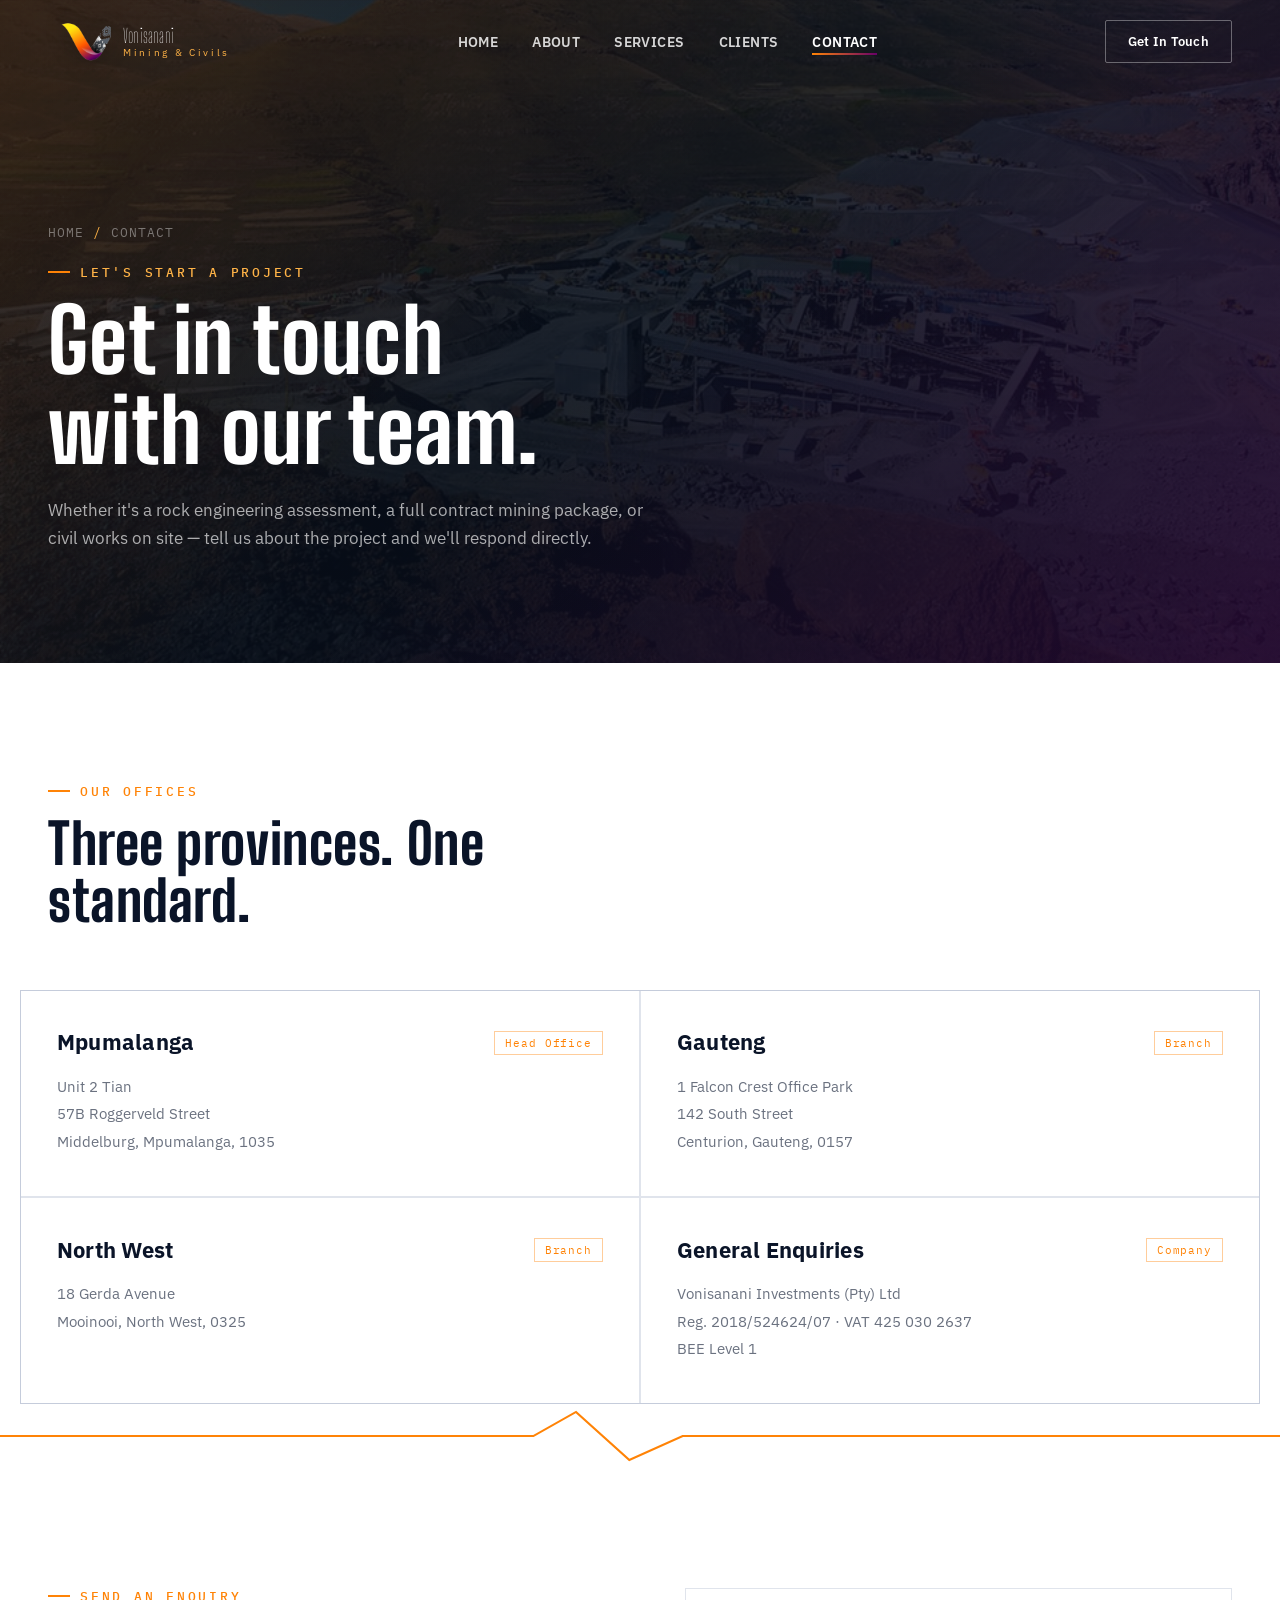
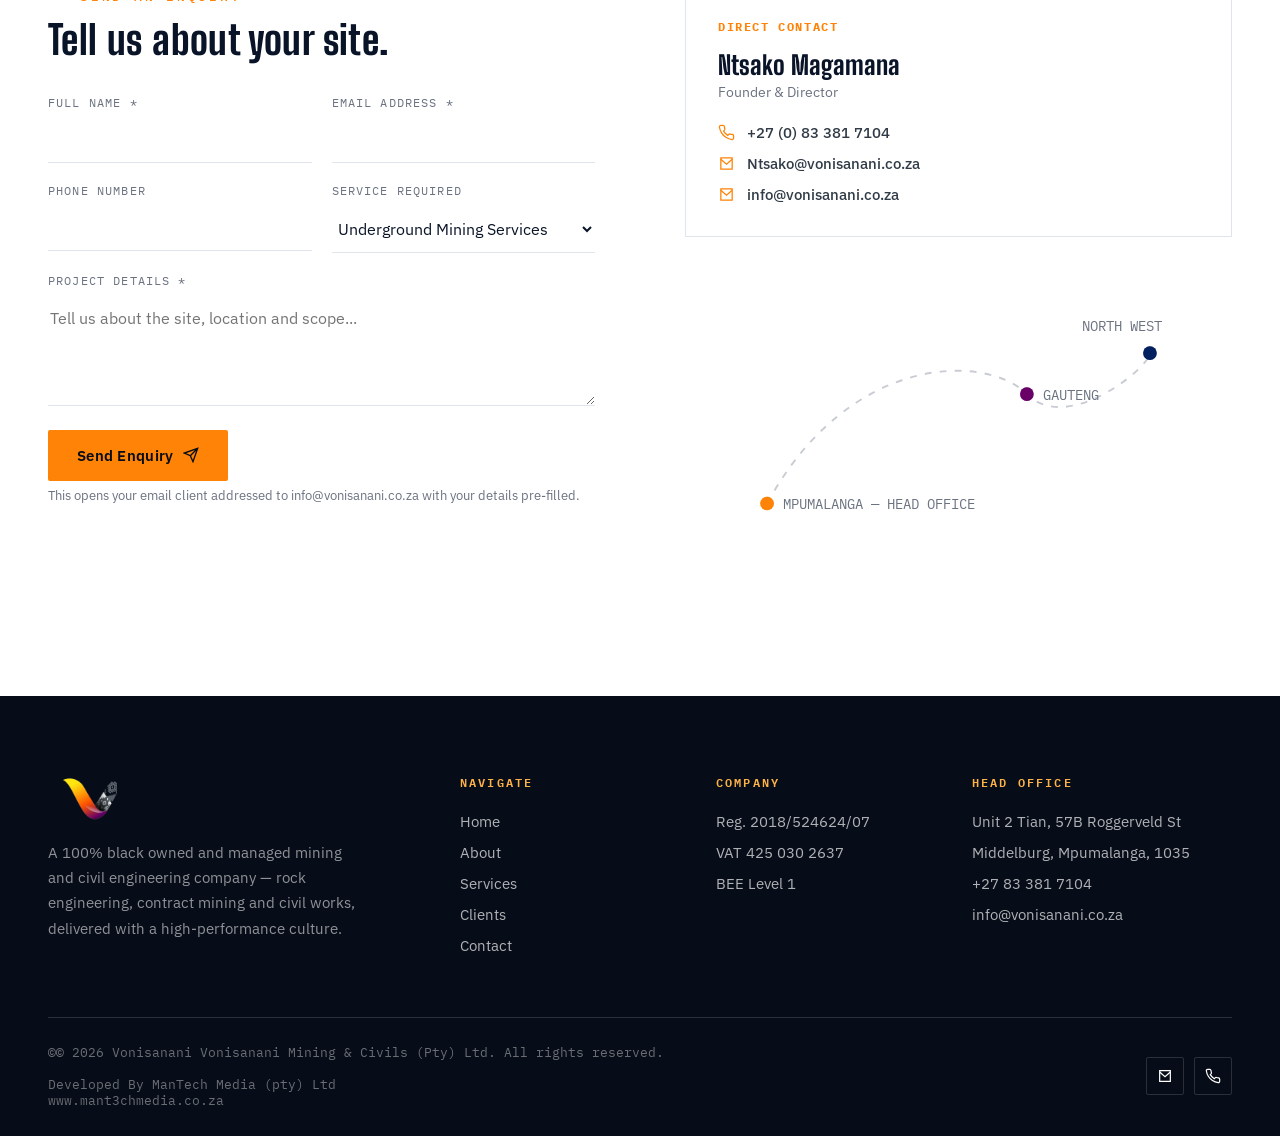
<file: contact.html>
<!DOCTYPE html>
<html lang="en">
<head>
<meta charset="UTF-8">
<meta name="viewport" content="width=device-width, initial-scale=1.0">
<title>Contact Us — Vonisanani Mining & Civils</title>
<meta name="description" content="Get in touch with Vonisanani Mining & Civils. Offices in Mpumalanga, Gauteng and North West. Contact person: Ntsako Magamana, +27 83 381 7104.">
<link rel="icon" href="images/logo.png">
<link rel="stylesheet" href="css/style.css">
</head>
<body>

<div class="scroll-progress"></div>

<header class="site-header">
  <div class="container">
    <a href="index.html" class="brand">
      <img src="images/logo.png" alt="Vonisanani Mining & Civils logo">
      <span class="brand-word">Vonisanani<span>Mining &amp; Civils</span></span>
    </a>
    <nav class="nav-desktop">
      <a href="index.html">Home</a>
      <a href="about.html">About</a>
      <a href="services.html">Services</a>
      <a href="clients.html">Clients</a>
      <a href="contact.html">Contact</a>
    </nav>
    <div class="nav-cta">
      <a href="contact.html" class="btn btn-ghost">Get In Touch</a>
      <button class="burger" aria-label="Open menu"><span></span><span></span><span></span></button>
    </div>
  </div>
</header>

<div class="mobile-nav">
  <a href="index.html">Home</a>
  <a href="about.html">About</a>
  <a href="services.html">Services</a>
  <a href="clients.html">Clients</a>
  <a href="contact.html">Contact</a>
  <div class="mobile-nav-foot">+27 83 381 7104 &nbsp;·&nbsp; info@vonisanani.co.za</div>
</div>

<!-- ===================== PAGE HERO ===================== -->
<section class="page-hero" style="background-image:linear-gradient(rgba(7,13,24,.86),rgba(7,13,24,.94)), url(images/mine-image.jpeg ) ; background-size:cover; background-position:center;">
  <div class="container">
    <div class="crumb">HOME <span>/</span> CONTACT</div>
    <div class="eyebrow" style="margin-top:24px;">Let's Start A Project</div>
    <h1>Get in touch<br>with our team.</h1>
    <p>Whether it's a rock engineering assessment, a full contract mining package, or civil works on site — tell us about the project and we'll respond directly.</p>
  </div>
</section>

<!-- ===================== OFFICES ===================== -->
<section class="section" style="padding-bottom:0;">
  <div class="container">
    <div class="section-head reveal">
      <div class="eyebrow">Our Offices</div>
      <h2>Three provinces. One standard.</h2>
    </div>
  </div>
  <div class="container" style="padding:0;">
    <div class="contact-grid reveal">
      <div class="office-card">
        <div class="oc-head"><h3>Mpumalanga</h3><span class="oc-tag">Head Office</span></div>
        <address>Unit 2 Tian<br>57B Roggerveld Street<br>Middelburg, Mpumalanga, 1035</address>
      </div>
      <div class="office-card">
        <div class="oc-head"><h3>Gauteng</h3><span class="oc-tag">Branch</span></div>
        <address>1 Falcon Crest Office Park<br>142 South Street<br>Centurion, Gauteng, 0157</address>
      </div>
      <div class="office-card">
        <div class="oc-head"><h3>North West</h3><span class="oc-tag">Branch</span></div>
        <address>18 Gerda Avenue<br>Mooinooi, North West, 0325</address>
      </div>
      <div class="office-card">
        <div class="oc-head"><h3>General Enquiries</h3><span class="oc-tag">Company</span></div>
        <address>Vonisanani Investments (Pty) Ltd<br>Reg. 2018/524624/07 · VAT 425 030 2637<br>BEE Level 1</address>
      </div>
    </div>
  </div>
</section>

<span class="fracture"><svg viewBox="0 0 1200 64" preserveAspectRatio="none"><path d="M0 32 L500 32 L540 8 L590 56 L640 32 L1200 32" fill="none" stroke="#ff8306" stroke-width="2"/></svg></span>

<!-- ===================== FORM + CONTACT PERSON ===================== -->
<section class="section">
  <div class="container">
    <div class="contact-main">
      <div class="reveal">
        <div class="eyebrow">Send An Enquiry</div>
        <h2 style="font-size:clamp(28px,3.6vw,40px); color:var(--navy-900); margin-bottom:34px;">Tell us about your site.</h2>
        <form class="contact-form" novalidate>
          <div class="field-row">
            <div class="field">
              <label for="cf-name">Full Name *</label>
              <input type="text" id="cf-name" name="name" required>
            </div>
            <div class="field">
              <label for="cf-email">Email Address *</label>
              <input type="email" id="cf-email" name="email" required>
            </div>
          </div>
          <div class="field-row">
            <div class="field">
              <label for="cf-phone">Phone Number</label>
              <input type="tel" id="cf-phone" name="phone">
            </div>
            <div class="field">
              <label for="cf-service">Service Required</label>
              <select id="cf-service" name="service">
                <option>Underground Mining Services</option>
                <option>Contract Mining Services</option>
                <option>Civil Engineering Services</option>
                <option>Other / Not Sure Yet</option>
              </select>
            </div>
          </div>
          <div class="field">
            <label for="cf-message">Project Details *</label>
            <textarea id="cf-message" name="message" required placeholder="Tell us about the site, location and scope..."></textarea>
          </div>
          <div>
            <button type="submit" class="btn btn-primary">Send Enquiry
              <svg viewBox="0 0 24 24" fill="none" stroke="currentColor" stroke-width="2"><path d="M22 2L11 13M22 2l-7 20-4-9-9-4 20-7z"/></svg>
            </button>
            <p class="form-note">This opens your email client addressed to info@vonisanani.co.za with your details pre-filled.</p>
            <p class="form-status"></p>
          </div>
        </form>
      </div>

      <div class="reveal">
        <div class="contact-side">
          <div class="contact-person">
            <h4>Direct Contact</h4>
            <div class="cp-name">Ntsako Magamana</div>
            <div class="cp-role">Founder &amp; Director</div>
            <div class="cp-links">
              <a href="tel:+27833817104">
                <svg viewBox="0 0 24 24" fill="none" stroke="currentColor" stroke-width="1.8"><path d="M22 16.9v3a2 2 0 01-2.2 2 19.8 19.8 0 01-8.6-3.1 19.5 19.5 0 01-6-6A19.8 19.8 0 012 4.2 2 2 0 014 2h3a2 2 0 012 1.7c.1 1 .3 2 .6 3a2 2 0 01-.5 2L7.9 10a16 16 0 006 6l1.3-1.3a2 2 0 012-.5c1 .3 2 .5 3 .6a2 2 0 011.8 2z"/></svg>
                +27 (0) 83 381 7104
              </a>
              <a href="mailto:Ntsako@vonisanani.co.za">
                <svg viewBox="0 0 24 24" fill="none" stroke="currentColor" stroke-width="1.8"><path d="M4 4h16v16H4z"/><path d="M4 6l8 7 8-7"/></svg>
                Ntsako@vonisanani.co.za
              </a>
              <a href="mailto:info@vonisanani.co.za">
                <svg viewBox="0 0 24 24" fill="none" stroke="currentColor" stroke-width="1.8"><path d="M4 4h16v16H4z"/><path d="M4 6l8 7 8-7"/></svg>
                info@vonisanani.co.za
              </a>

            </div>
          </div>

          <!-- office network diagram (signature element reused) -->
          <div class="sa-map">
            <svg viewBox="0 0 400 220" xmlns="http://www.w3.org/2000/svg">
              <path d="M60 170 C 120 60, 220 60, 250 90 S 340 70, 340 60" fill="none" stroke="#c9cdd3" stroke-width="1.4" stroke-dasharray="5 6"/>
              <g class="pin">
                <circle class="pulse" cx="60" cy="170" r="5" fill="#ff8306" opacity=".5"/>
                <circle cx="60" cy="170" r="5" fill="#ff8306"/>
                <text x="72" y="174">MPUMALANGA — HEAD OFFICE</text>
              </g>
              <g class="pin">
                <circle class="pulse" cx="250" cy="90" r="5" fill="#680068" opacity=".5"/>
                <circle cx="250" cy="90" r="5" fill="#680068"/>
                <text x="262" y="94">GAUTENG</text>
              </g>
              <g class="pin">
                <circle class="pulse" cx="340" cy="60" r="5" fill="#002060" opacity=".5"/>
                <circle cx="340" cy="60" r="5" fill="#002060"/>
                <text x="290" y="44">NORTH WEST</text>
              </g>
            </svg>
          </div>
        </div>
      </div>
    </div>
  </div>
</section>

<footer class="site-footer">
  <div class="container">
    <div class="footer-grid">
      <div class="footer-brand">
        <img src="images/logo.png" alt="Vonisanani Mining & Civils logo">
        <p>A 100% black owned and managed mining and civil engineering company — rock engineering, contract mining and civil works, delivered with a high-performance culture.</p>
      </div>
      <div class="footer-col">
        <h4>Navigate</h4>
        <a href="index.html">Home</a>
        <a href="about.html">About</a>
        <a href="services.html">Services</a>
        <a href="clients.html">Clients</a>
        <a href="contact.html">Contact</a>
      </div>
      <div class="footer-col">
        <h4>Company</h4>
        <p>Reg. 2018/524624/07</p>
        <p>VAT 425 030 2637</p>
        <p>BEE Level 1</p>
      </div>
      <div class="footer-col">
        <h4>Head Office</h4>
        <p>Unit 2 Tian, 57B Roggerveld St</p>
        <p>Middelburg, Mpumalanga, 1035</p>
        <a href="tel:+27833817104">+27 83 381 7104</a>
        <a href="mailto:info@vonisanani.co.za">info@vonisanani.co.za</a>
      </div>
    </div>
    <div class="footer-bottom">
      <span>©© 2026 Vonisanani Vonisanani Mining &amp; Civils (Pty) Ltd. All rights reserved. 
      <br>
      <br>
      Developed By ManTech Media (pty) Ltd 
      <br>
      www.mant3chmedia.co.za 

    </span>
      
      <div class="footer-social">
        <a href="mailto:info@vonisanani.co.za" aria-label="Email"><svg viewBox="0 0 24 24" fill="none" stroke="#fff" stroke-width="1.8"><path d="M4 4h16v16H4z"/><path d="M4 6l8 7 8-7"/></svg></a>
        <a href="tel:+27833817104" aria-label="Phone"><svg viewBox="0 0 24 24" fill="none" stroke="#fff" stroke-width="1.8"><path d="M22 16.9v3a2 2 0 01-2.2 2 19.8 19.8 0 01-8.6-3.1 19.5 19.5 0 01-6-6A19.8 19.8 0 012 4.2 2 2 0 014 2h3a2 2 0 012 1.7c.1 1 .3 2 .6 3a2 2 0 01-.5 2L7.9 10a16 16 0 006 6l1.3-1.3a2 2 0 012-.5c1 .3 2 .5 3 .6a2 2 0 011.8 2z"/></svg></a>
      </div>
    </div>
  </div>
</footer>

<button class="to-top" aria-label="Back to top"><svg viewBox="0 0 24 24" fill="none" stroke-width="2" stroke-linecap="round" stroke-linejoin="round"><path d="M12 19V5M5 12l7-7 7 7"/></svg></button>

<script src="js/main.js"></script>
</body>
</html>
</file>
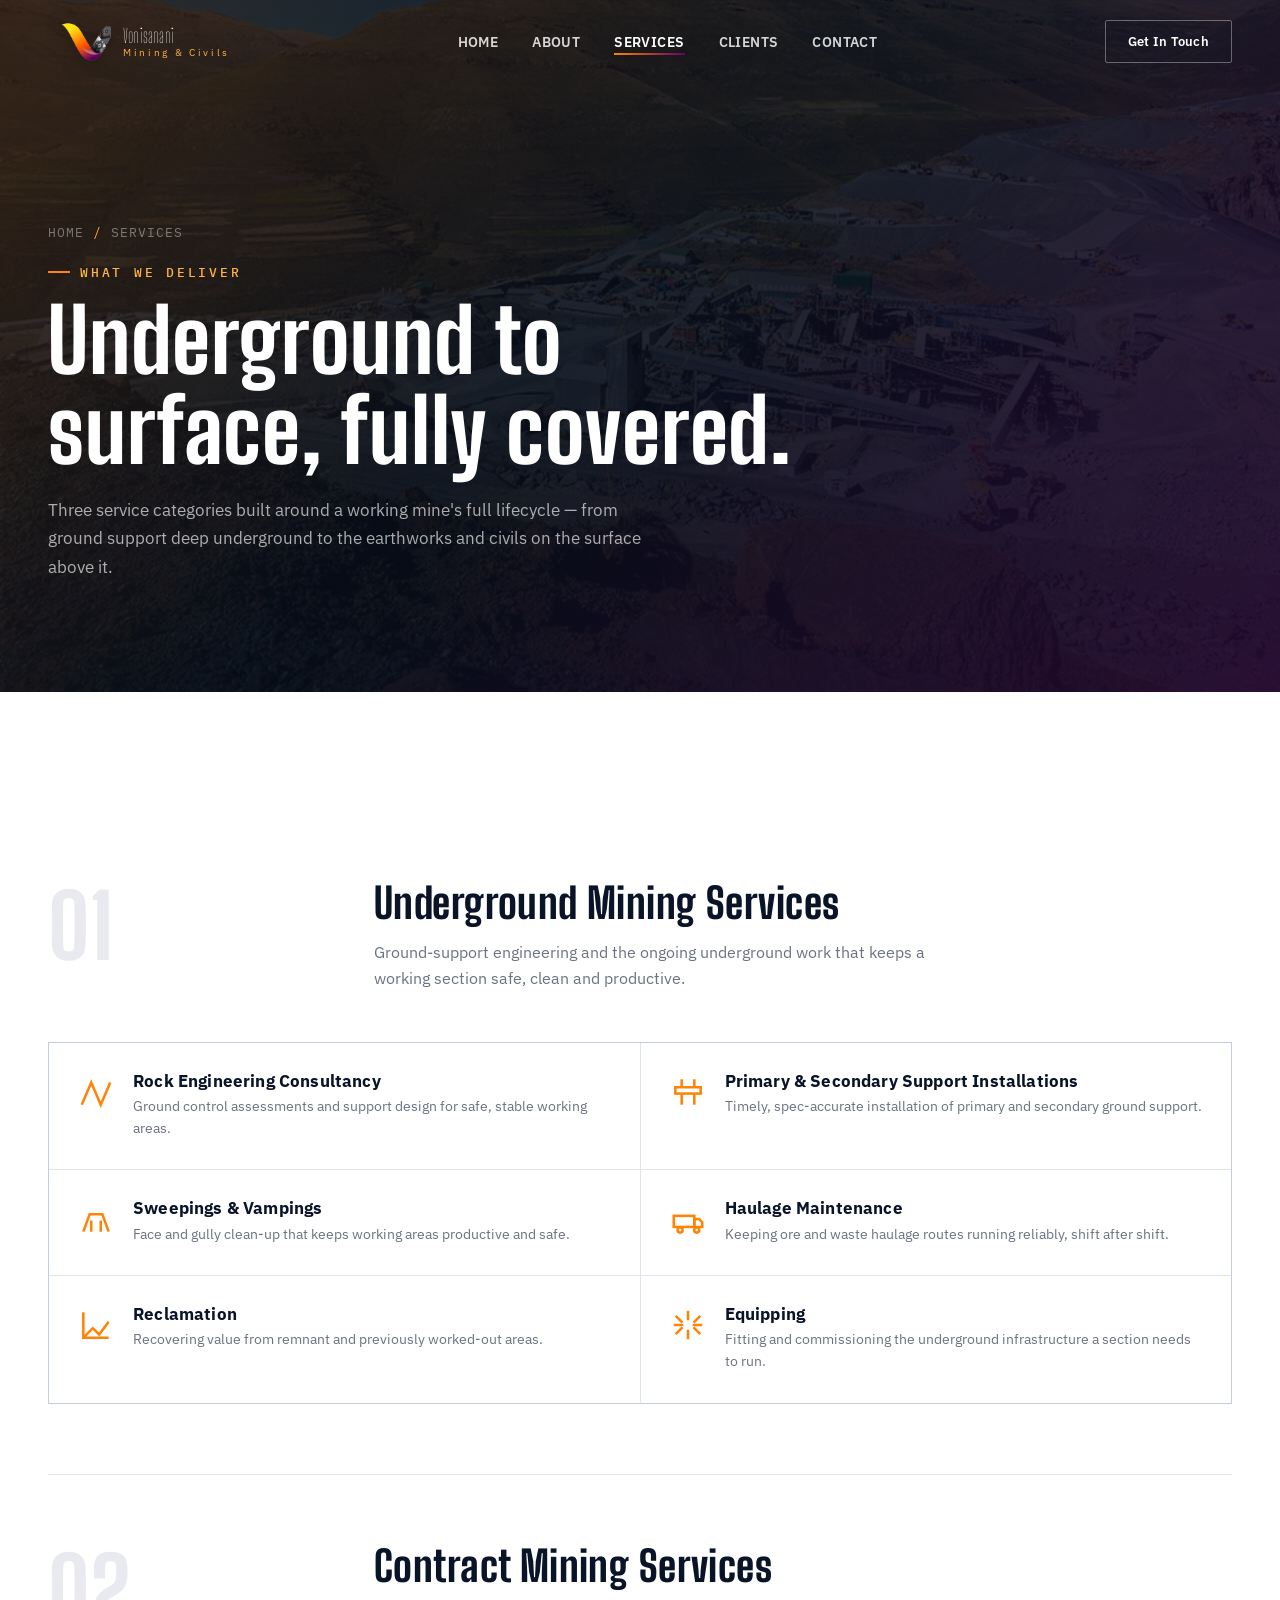
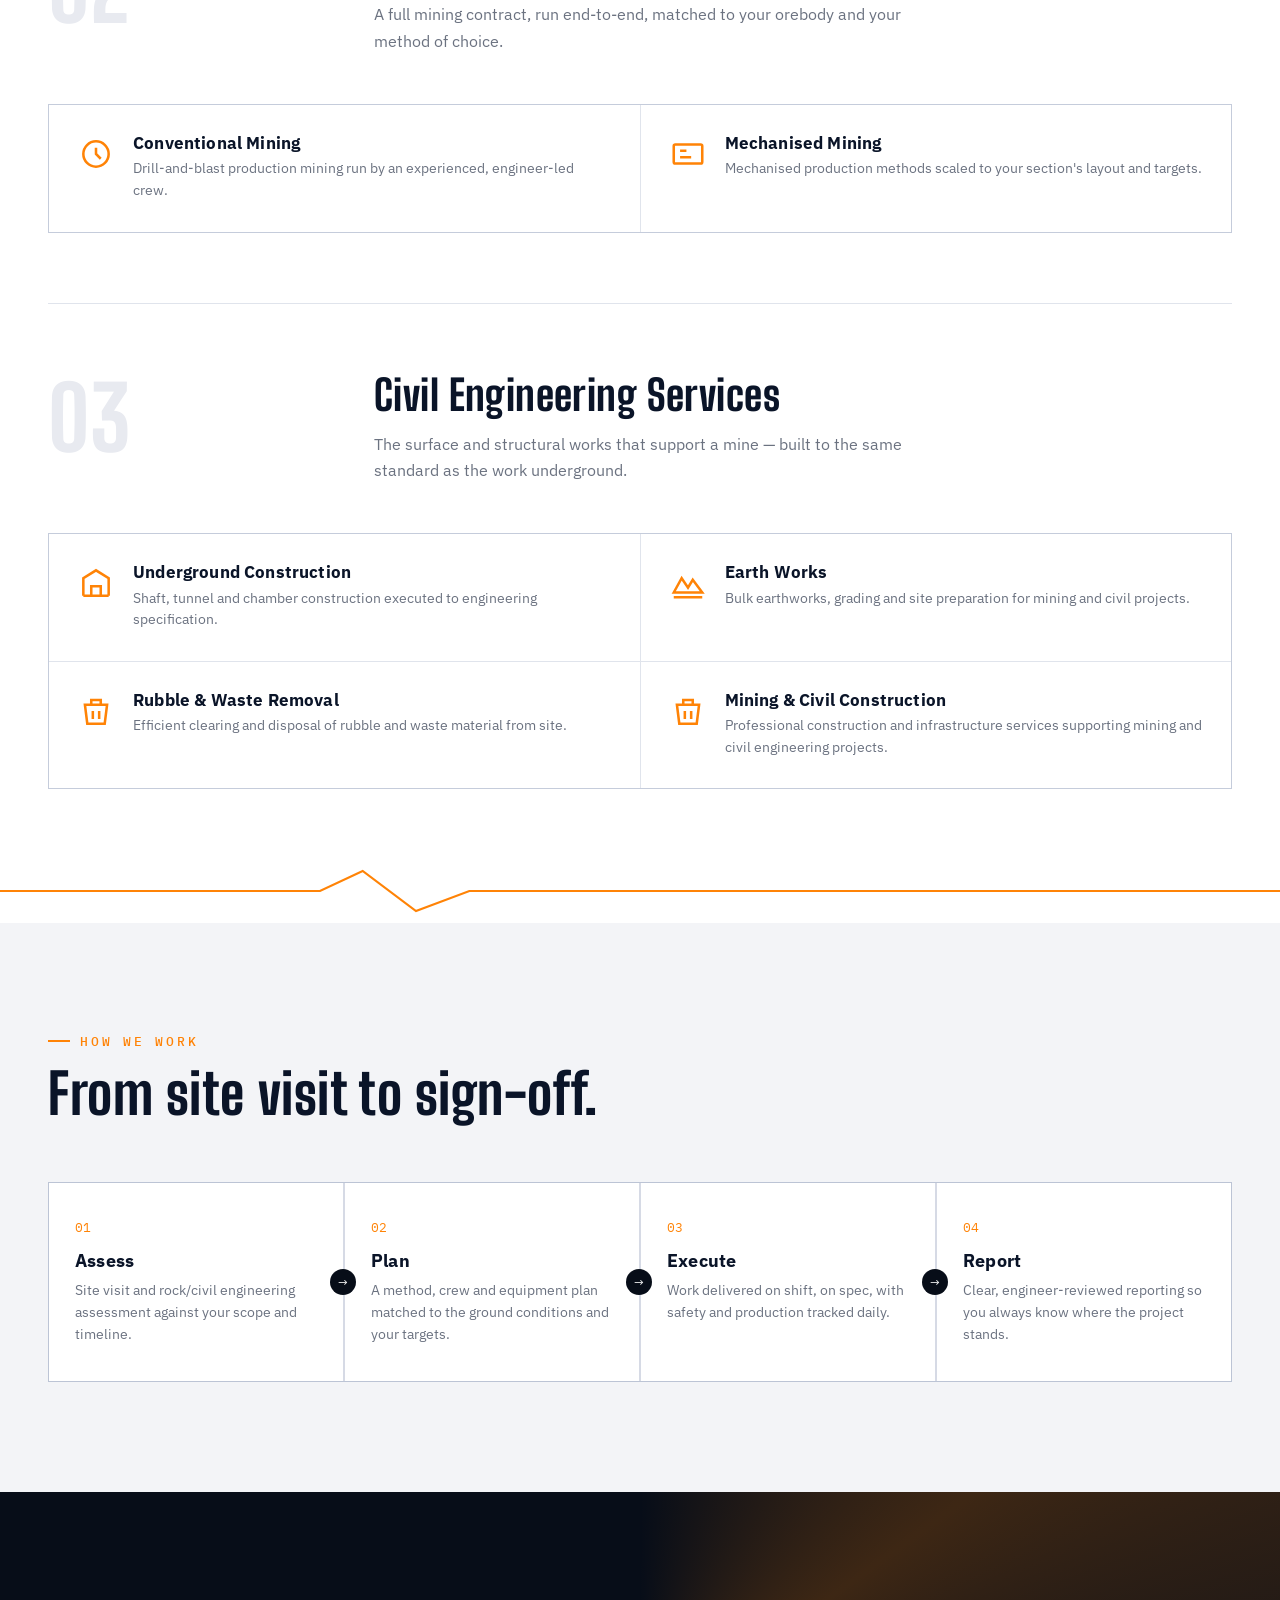
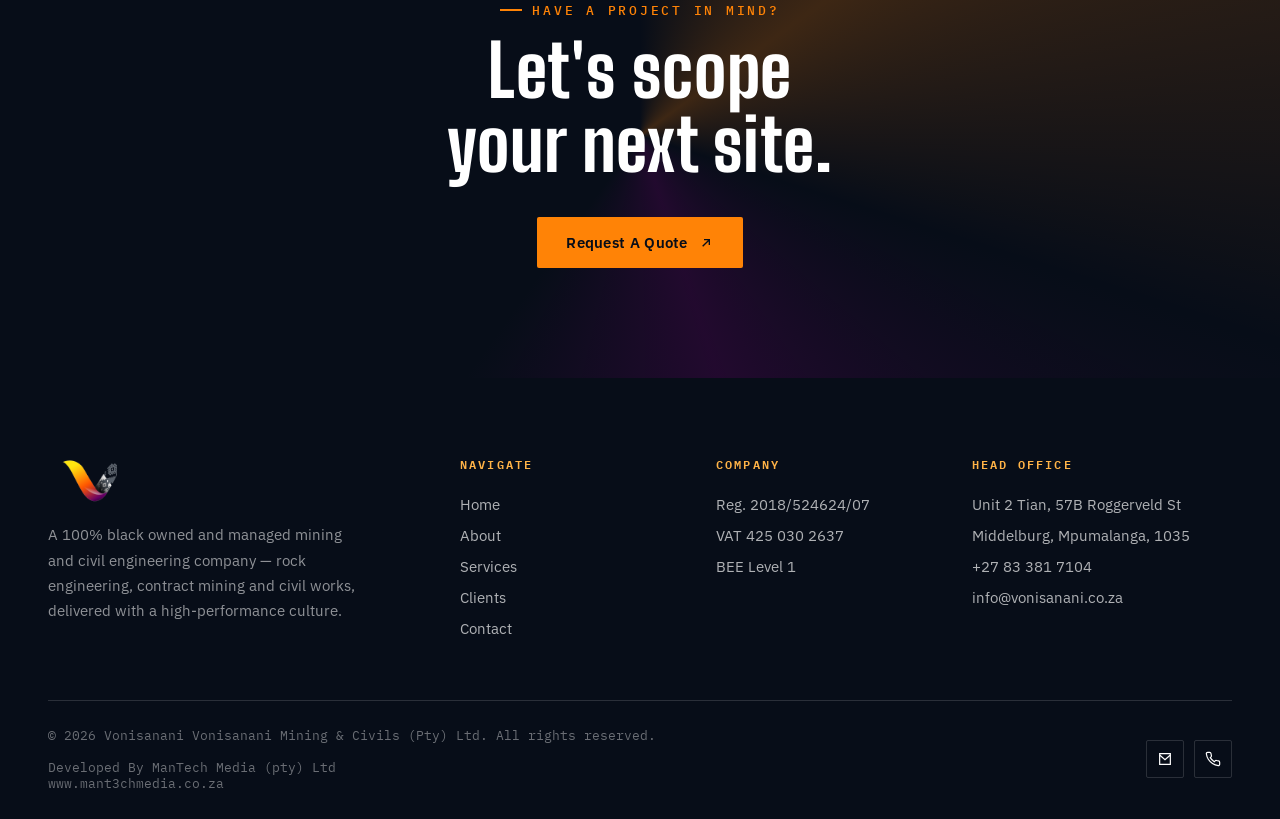
<file: services.html>
<!DOCTYPE html>
<html lang="en">
<head>
<meta charset="UTF-8">
<meta name="viewport" content="width=device-width, initial-scale=1.0">
<title>Our Services — Vonisanani Mining & Civils</title>
<meta name="description" content="Underground mining services, contract mining services and civil engineering services from Vonisanani Mining & Civils — rock engineering, support installations, haulage, earthworks and more.">
<link rel="icon" href="images/logo.png">
<link rel="stylesheet" href="css/style.css">
</head>
<body>

<div class="scroll-progress"></div>

<header class="site-header">
  <div class="container">
    <a href="index.html" class="brand">
      <img src="images/logo.png" alt="Vonisanani Mining & Civils logo">
      <span class="brand-word">Vonisanani<span>Mining &amp; Civils</span></span>
    </a>
    <nav class="nav-desktop">
      <a href="index.html">Home</a>
      <a href="about.html">About</a>
      <a href="services.html">Services</a>
      <a href="clients.html">Clients</a>
      <a href="contact.html">Contact</a>
    </nav>
    <div class="nav-cta">
      <a href="contact.html" class="btn btn-ghost">Get In Touch</a>
      <button class="burger" aria-label="Open menu"><span></span><span></span><span></span></button>
    </div>
  </div>
</header>

<div class="mobile-nav">
  <a href="index.html">Home</a>
  <a href="about.html">About</a>
  <a href="services.html">Services</a>
  <a href="clients.html">Clients</a>
  <a href="contact.html">Contact</a>
  <div class="mobile-nav-foot">+27 83 381 7104 &nbsp;·&nbsp; info@vonisanani.co.za</div>
</div>

<!-- ===================== PAGE HERO ===================== -->
<section class="page-hero" style="background-image:linear-gradient(rgba(7,13,24,.86),rgba(7,13,24,.94)), url(images/mine-image.jpeg ) ; background-size:cover; background-position:center;">
  <div class="container">
    <div class="crumb">HOME <span>/</span> SERVICES</div>
    <div class="eyebrow" style="margin-top:24px;">What We Deliver</div>
    <h1>Underground to<br>surface, fully covered.</h1>
    <p>Three service categories built around a working mine's full lifecycle — from ground support deep underground to the earthworks and civils on the surface above it.</p>
  </div>
</section>

<!-- ===================== SERVICE CATEGORIES ===================== -->
<section class="section" style="padding-bottom:0;">
  <div class="container">

    <div class="svc-category" id="underground">
      <div class="svc-cat-head reveal">
        <div class="cat-index">01</div>
        <div>
          <h2>Underground Mining Services</h2>
          <p>Ground-support engineering and the ongoing underground work that keeps a working section safe, clean and productive.</p>
        </div>
      </div>
      <div class="svc-list reveal">
        <div class="svc-item">
          <svg class="ico" viewBox="0 0 24 24" fill="none" stroke="currentColor" stroke-width="1.6"><path d="M3 20l6-14 6 14M9 6l6 14 6-14"/></svg>
          <div><h4>Rock Engineering Consultancy</h4><p>Ground control assessments and support design for safe, stable working areas.</p></div>
        </div>
        <div class="svc-item">
          <svg class="ico" viewBox="0 0 24 24" fill="none" stroke="currentColor" stroke-width="1.6"><rect x="4" y="9" width="16" height="4"/><path d="M8 9V4M16 9V4M8 20v-7M16 20v-7"/></svg>
          <div><h4>Primary &amp; Secondary Support Installations</h4><p>Timely, spec-accurate installation of primary and secondary ground support.</p></div>
        </div>
        <div class="svc-item">
          <svg class="ico" viewBox="0 0 24 24" fill="none" stroke="currentColor" stroke-width="1.6"><path d="M4 20l4-11h8l4 11M9 20V13M15 20V13"/></svg>
          <div><h4>Sweepings &amp; Vampings</h4><p>Face and gully clean-up that keeps working areas productive and safe.</p></div>
        </div>
        <div class="svc-item">
          <svg class="ico" viewBox="0 0 24 24" fill="none" stroke="currentColor" stroke-width="1.6"><rect x="3" y="10" width="13" height="7"/><path d="M16 12h3l2 2v3h-5z"/><circle cx="7" cy="19" r="1.6"/><circle cx="17.5" cy="19" r="1.6"/></svg>
          <div><h4>Haulage Maintenance</h4><p>Keeping ore and waste haulage routes running reliably, shift after shift.</p></div>
        </div>
        <div class="svc-item">
          <svg class="ico" viewBox="0 0 24 24" fill="none" stroke="currentColor" stroke-width="1.6"><path d="M4 4v16h16M4 20l6-6 4 4 6-8"/></svg>
          <div><h4>Reclamation</h4><p>Recovering value from remnant and previously worked-out areas.</p></div>
        </div>
        <div class="svc-item">
          <svg class="ico" viewBox="0 0 24 24" fill="none" stroke="currentColor" stroke-width="1.6"><path d="M12 3v6M12 21v-6M4.2 6.2l4.3 4.3M15.5 13.5l4.3 4.3M3 12h6M15 12h6M4.2 17.8l4.3-4.3M15.5 10.5l4.3-4.3"/></svg>
          <div><h4>Equipping</h4><p>Fitting and commissioning the underground infrastructure a section needs to run.</p></div>
        </div>
      </div>
    </div>

    <div class="svc-category" id="contract">
      <div class="svc-cat-head reveal">
        <div class="cat-index">02</div>
        <div>
          <h2>Contract Mining Services</h2>
          <p>A full mining contract, run end-to-end, matched to your orebody and your method of choice.</p>
        </div>
      </div>
      <div class="svc-list reveal">
        <div class="svc-item">
          <svg class="ico" viewBox="0 0 24 24" fill="none" stroke="currentColor" stroke-width="1.6"><circle cx="12" cy="12" r="8"/><path d="M12 8v4l3 3"/></svg>
          <div><h4>Conventional Mining</h4><p>Drill-and-blast production mining run by an experienced, engineer-led crew.</p></div>
        </div>
        <div class="svc-item">
          <svg class="ico" viewBox="0 0 24 24" fill="none" stroke="currentColor" stroke-width="1.6"><rect x="3" y="6" width="18" height="12" rx="1"/><path d="M7 10h4M7 14h7"/></svg>
          <div><h4>Mechanised Mining</h4><p>Mechanised production methods scaled to your section's layout and targets.</p></div>
        </div>
      </div>
    </div>

    <div class="svc-category" id="civil">
      <div class="svc-cat-head reveal">
        <div class="cat-index">03</div>
        <div>
          <h2>Civil Engineering Services</h2>
          <p>The surface and structural works that support a mine — built to the same standard as the work underground.</p>
        </div>
      </div>
      <div class="svc-list reveal">
        <div class="svc-item">
          <svg class="ico" viewBox="0 0 24 24" fill="none" stroke="currentColor" stroke-width="1.6"><path d="M4 20V9l8-5 8 5v11M4 20h16M9 20v-6h6v6"/></svg>
          <div><h4>Underground Construction</h4><p>Shaft, tunnel and chamber construction executed to engineering specification.</p></div>
        </div>
        <div class="svc-item">
          <svg class="ico" viewBox="0 0 24 24" fill="none" stroke="currentColor" stroke-width="1.6"><path d="M3 18l5-9 4 6 3-5 6 8H3z"/><path d="M3 21h18"/></svg>
          <div><h4>Earth Works</h4><p>Bulk earthworks, grading and site preparation for mining and civil projects.</p></div>
        </div>
        <div class="svc-item">
          <svg class="ico" viewBox="0 0 24 24" fill="none" stroke="currentColor" stroke-width="1.6"><path d="M5 8h14l-1.5 12h-11z"/><path d="M9 8V5h6v3M10 12v5M14 12v5"/></svg>
          <div><h4>Rubble &amp; Waste Removal</h4><p>Efficient clearing and disposal of rubble and waste material from site.</p></div>
        </div>
        <div class="svc-item">
          <svg class="ico" viewBox="0 0 24 24" fill="none" stroke="currentColor" stroke-width="1.6"><path d="M5 8h14l-1.5 12h-11z"/><path d="M9 8V5h6v3M10 12v5M14 12v5"/></svg>
        <div>
            <h4>Mining &amp; Civil Construction</h4>
           <p>Professional construction and infrastructure services supporting mining and civil engineering projects.</p>
        </div>
      </div>
    </div>

  </div>
</section>

<span class="fracture"><svg viewBox="0 0 1200 64" preserveAspectRatio="none"><path d="M0 32 L300 32 L340 12 L390 52 L440 32 L1200 32" fill="none" stroke="#ff8306" stroke-width="2"/></svg></span>

<!-- ===================== PROCESS ===================== -->
<section class="process-band">
  <div class="container">
    <div class="section-head reveal">
      <div class="eyebrow">How We Work</div>
      <h2>From site visit to sign-off.</h2>
    </div>
    <div class="process-grid reveal">
      <div class="process-step">
        <div class="pnum">01</div>
        <h4>Assess</h4>
        <p>Site visit and rock/civil engineering assessment against your scope and timeline.</p>
      </div>
      <div class="process-step">
        <div class="pnum">02</div>
        <h4>Plan</h4>
        <p>A method, crew and equipment plan matched to the ground conditions and your targets.</p>
      </div>
      <div class="process-step">
        <div class="pnum">03</div>
        <h4>Execute</h4>
        <p>Work delivered on shift, on spec, with safety and production tracked daily.</p>
      </div>
      <div class="process-step">
        <div class="pnum">04</div>
        <h4>Report</h4>
        <p>Clear, engineer-reviewed reporting so you always know where the project stands.</p>
      </div>
    </div>
  </div>
</section>

<!-- ===================== CTA ===================== -->
<section class="cta-banner">
  <div class="container">
    <div class="eyebrow" style="justify-content:center;">Have A Project In Mind?</div>
    <h2>Let's scope<br>your next site.</h2>
    <a href="contact.html" class="btn btn-primary">Request A Quote
      <svg viewBox="0 0 24 24" fill="none" stroke="currentColor" stroke-width="2"><path d="M7 17L17 7M9 7h8v8"/></svg>
    </a>
  </div>
</section>

<footer class="site-footer">
  <div class="container">
    <div class="footer-grid">
      <div class="footer-brand">
        <img src="images/logo.png" alt="Vonisanani Mining & Civils logo">
        <p>A 100% black owned and managed mining and civil engineering company — rock engineering, contract mining and civil works, delivered with a high-performance culture.</p>
      </div>
      <div class="footer-col">
        <h4>Navigate</h4>
        <a href="index.html">Home</a>
        <a href="about.html">About</a>
        <a href="services.html">Services</a>
        <a href="clients.html">Clients</a>
        <a href="contact.html">Contact</a>
      </div>
      <div class="footer-col">
        <h4>Company</h4>
        <p>Reg. 2018/524624/07</p>
        <p>VAT 425 030 2637</p>
        <p>BEE Level 1</p>
      </div>
      <div class="footer-col">
        <h4>Head Office</h4>
        <p>Unit 2 Tian, 57B Roggerveld St</p>
        <p>Middelburg, Mpumalanga, 1035</p>
        <a href="tel:+27833817104">+27 83 381 7104</a>
        <a href="mailto:info@vonisanani.co.za">info@vonisanani.co.za</a>
      </div>
    </div>
    <div class="footer-bottom">
      <span>© 2026 Vonisanani Vonisanani Mining &amp; Civils (Pty) Ltd. All rights reserved. 
      <br>
      <br>
      Developed By ManTech Media (pty) Ltd 
      <br>
      www.mant3chmedia.co.za 

    </span>
      <div class="footer-social">
        <a href="mailto:info@vonisanani.co.za" aria-label="Email"><svg viewBox="0 0 24 24" fill="none" stroke="#fff" stroke-width="1.8"><path d="M4 4h16v16H4z"/><path d="M4 6l8 7 8-7"/></svg></a>
        <a href="tel:+27833817104" aria-label="Phone"><svg viewBox="0 0 24 24" fill="none" stroke="#fff" stroke-width="1.8"><path d="M22 16.9v3a2 2 0 01-2.2 2 19.8 19.8 0 01-8.6-3.1 19.5 19.5 0 01-6-6A19.8 19.8 0 012 4.2 2 2 0 014 2h3a2 2 0 012 1.7c.1 1 .3 2 .6 3a2 2 0 01-.5 2L7.9 10a16 16 0 006 6l1.3-1.3a2 2 0 012-.5c1 .3 2 .5 3 .6a2 2 0 011.8 2z"/></svg></a>
      </div>
    </div>
  </div>
</footer>

<button class="to-top" aria-label="Back to top"><svg viewBox="0 0 24 24" fill="none" stroke-width="2" stroke-linecap="round" stroke-linejoin="round"><path d="M12 19V5M5 12l7-7 7 7"/></svg></button>

<script src="js/main.js"></script>
</body>
</html>
</file>
<file: css/style.css>
/* ============================================================
   VONISANANI MINING & CIVILS — DESIGN SYSTEM
   Palette pulled directly from the company mark:
   navy #002060, slate #303B47, orange #FF8306, magenta #680068
   ============================================================ */

@import url('https://fonts.googleapis.com/css2?family=Big+Shoulders+Display:wght@500;700;800;900&family=IBM+Plex+Sans:wght@400;500;600;700&family=IBM+Plex+Mono:wght@400;500;600&display=swap');

:root{
  --navy-950:#070d18;
  --navy-900:#0a1428;
  --navy-800:#0d1c38;
  --navy-700:#12294f;
  --navy:#002060;
  --slate:#303b47;
  --orange:#ff8306;
  --orange-2:#ffb347;
  --magenta:#680068;
  --magenta-2:#9a2f9e;
  --yellow:#ffe610;
  --off:#f3f4f7;
  --off-2:#e8eaf0;
  --white:#ffffff;
  --gray-500:#6b7280;
  --gray-300:#c9cdd3;
  --line:rgba(0,32,96,.12);
  --line-dark:rgba(255,255,255,.14);

  --font-display:'Big Shoulders Display', sans-serif;
  --font-body:'IBM Plex Sans', sans-serif;
  --font-mono:'IBM Plex Mono', monospace;

  --ease:cubic-bezier(.22,1,.36,1);
  --container:1240px;
}

*,*::before,*::after{ box-sizing:border-box; }
html{ scroll-behavior:smooth; }
@media (prefers-reduced-motion: reduce){
  html{ scroll-behavior:auto; }
  *,*::before,*::after{ animation-duration:.001ms !important; animation-iteration-count:1 !important; transition-duration:.001ms !important; scroll-behavior:auto !important; }
}

body{
  margin:0;
  font-family:var(--font-body);
  background:var(--white);
  color:var(--navy-900);
  -webkit-font-smoothing:antialiased;
  overflow-x:hidden;
}

img{ max-width:100%; display:block; }
a{ color:inherit; text-decoration:none; }
ul{ margin:0; padding:0; list-style:none; }
button{ font-family:inherit; cursor:pointer; }
h1,h2,h3,h4{ margin:0; font-family:var(--font-display); font-weight:800; letter-spacing:.01em; line-height:1.02; }
p{ margin:0; }

::selection{ background:var(--orange); color:var(--navy-950); }

:focus-visible{
  outline:2px solid var(--orange);
  outline-offset:3px;
}

.container{
  width:100%;
  max-width:var(--container);
  margin:0 auto;
  padding:0 28px;
}

.eyebrow{
  font-family:var(--font-mono);
  font-size:12.5px;
  letter-spacing:.22em;
  text-transform:uppercase;
  color:var(--orange);
  display:flex;
  align-items:center;
  gap:10px;
  font-weight:500;
  margin-bottom:16px;
}
.eyebrow::before{
  content:'';
  width:22px;
  height:2px;
  background:var(--orange);
  display:inline-block;
}

.grad-text{
  background:linear-gradient(100deg,var(--orange) 0%,var(--orange) 35%,var(--magenta) 100%);
  -webkit-background-clip:text;
  background-clip:text;
  color:transparent;
}

/* ---------------- Buttons ---------------- */
.btn{
  display:inline-flex;
  align-items:center;
  gap:10px;
  padding:15px 28px;
  font-family:var(--font-body);
  font-weight:600;
  font-size:14.5px;
  letter-spacing:.02em;
  border-radius:2px;
  border:1.5px solid transparent;
  position:relative;
  transition:transform .35s var(--ease), box-shadow .35s var(--ease), background .35s var(--ease), color .35s var(--ease), border-color .35s var(--ease);
  white-space:nowrap;
}
.btn-primary{
  background:var(--orange);
  color:var(--navy-950);
}
.btn-primary:hover{
  transform:translateY(-2px);
  box-shadow:0 14px 30px -10px rgba(255,131,6,.55);
}
.btn-ghost{
  border-color:rgba(255,255,255,.35);
  color:var(--white);
}
.btn-ghost:hover{
  border-color:var(--white);
  background:rgba(255,255,255,.08);
  transform:translateY(-2px);
}
.btn-dark{
  border-color:var(--navy);
  color:var(--navy);
}
.btn-dark:hover{
  background:var(--navy);
  color:var(--white);
  transform:translateY(-2px);
}
.btn svg{ width:16px; height:16px; transition:transform .35s var(--ease); }
.btn:hover svg{ transform:translate(3px,-3px); }

/* ---------------- Header ---------------- */
.site-header{
  position:fixed;
  top:0; left:0; right:0;
  z-index:1000;
  padding:20px 0;
  transition:padding .4s var(--ease), background .4s var(--ease), box-shadow .4s var(--ease);
}
.site-header .container{ display:flex; align-items:center; justify-content:space-between; gap:24px; }
.site-header.scrolled{
  padding:10px 0;
  background:rgba(7,13,24,.86);
  backdrop-filter:blur(14px) saturate(140%);
  box-shadow:0 10px 30px -18px rgba(0,0,0,.5);
}

.brand{ display:flex; align-items:center; gap:12px; }
.brand img{ height:42px; width:auto; transition:height .4s var(--ease); filter:drop-shadow(0 2px 10px rgba(0,0,0,.25)); }
.site-header.scrolled .brand img{ height:34px; }
.brand-word{ font-family:var(--font-display); font-weight:100; font-size:19px; color:var(--white); line-height:1; letter-spacing:.01em; }
.brand-word span{ display:block; font-family:var(--font-body); font-weight:400; font-size:9.5px; letter-spacing:.28em; color:var(--orange-2); margin-top:3px; }

.nav-desktop{ display:flex; align-items:center; gap:2px; }
.nav-desktop a{
  position:relative;
  color:rgba(255,255,255,.82);
  font-size:13.5px;
  font-weight:600;
  letter-spacing:.03em;
  text-transform:uppercase;
  padding:10px 16px;
  transition:color .3s;
}
.nav-desktop a:hover{ color:var(--white); }
.nav-desktop a::after{
  content:'';
  position:absolute;
  left:16px; right:16px; bottom:6px;
  height:2px;
  background:linear-gradient(90deg,var(--orange),var(--magenta));
  transform:scaleX(0);
  transform-origin:left;
  transition:transform .35s var(--ease);
}
.nav-desktop a:hover::after,
.nav-desktop a.active::after{ transform:scaleX(1); }
.nav-desktop a.active{ color:var(--white); }

.nav-cta{ display:flex; align-items:center; gap:14px; }
.nav-cta .btn{ padding:12px 22px; font-size:13px; }

.burger{
  display:none;
  width:44px; height:44px;
  border:1px solid rgba(255,255,255,.25);
  background:rgba(255,255,255,.05);
  border-radius:2px;
  position:relative;
  z-index:1200;
}
.burger span{
  position:absolute; left:11px; width:22px; height:2px; background:#fff;
  transition:transform .3s var(--ease), opacity .3s var(--ease), top .3s var(--ease);
}
.burger span:nth-child(1){ top:16px; }
.burger span:nth-child(2){ top:22px; }
.burger span:nth-child(3){ top:28px; }
.burger.open span:nth-child(1){ top:22px; transform:rotate(45deg); }
.burger.open span:nth-child(2){ opacity:0; }
.burger.open span:nth-child(3){ top:22px; transform:rotate(-45deg); }

.mobile-nav{
  position:fixed; inset:0;
  background:var(--navy-950);
  z-index:1100;
  display:flex; flex-direction:column;
  justify-content:center;
  padding:40px;
  transform:translateY(-100%);
  transition:transform .5s var(--ease);
}
.mobile-nav.open{ transform:translateY(0); }
.mobile-nav a{
  display:block;
  font-family:var(--font-display);
  font-size:38px;
  font-weight:800;
  color:var(--white);
  padding:12px 0;
  border-bottom:1px solid var(--line-dark);
  opacity:0;
  transform:translateY(16px);
  transition:opacity .5s var(--ease), transform .5s var(--ease);
}
.mobile-nav.open a{ opacity:1; transform:translateY(0); }
.mobile-nav a:nth-child(1){ transition-delay:.08s; }
.mobile-nav a:nth-child(2){ transition-delay:.14s; }
.mobile-nav a:nth-child(3){ transition-delay:.2s; }
.mobile-nav a:nth-child(4){ transition-delay:.26s; }
.mobile-nav a:nth-child(5){ transition-delay:.32s; }
.mobile-nav-foot{ margin-top:30px; font-family:var(--font-mono); color:var(--gray-300); font-size:13px; }

@media (max-width:960px){
  .nav-desktop, .nav-cta .btn-dark, .nav-cta .btn-ghost{ display:none; }
  .burger{ display:block; }
}

/* ---------------- Fracture divider (signature element) ---------------- */
.fracture{
  position:relative;
  width:100%;
  height:64px;
  overflow:hidden;
  display:block;
}
.fracture svg{ width:100%; height:100%; display:block; }
.fracture path{
  stroke-dasharray:2600;
  stroke-dashoffset:2600;
  transition:stroke-dashoffset 1.6s var(--ease);
}
.fracture.in-view path{ stroke-dashoffset:0; }

/* ---------------- Sections ---------------- */
.section{ padding:120px 0; position:relative; }
.section-tight{ padding:80px 0; }
.section-dark{ background:var(--navy-950); color:var(--white); }
.section-off{ background:var(--off); }

.section-head{ max-width:640px; margin-bottom:60px; }
.section-head h2{ font-size:clamp(34px,5vw,56px); color:var(--navy-900); }
.section-dark .section-head h2{ color:var(--white); }
.section-head p{ margin-top:18px; font-size:17px; line-height:1.7; color:var(--gray-500); }
.section-dark .section-head p{ color:rgba(255,255,255,.62); }

.reveal{
  opacity:0;
  transform:translateY(36px);
  transition:opacity .9s var(--ease), transform .9s var(--ease);
}
.reveal.in-view{ opacity:1; transform:translateY(0); }
.reveal-stagger > *{ transition-delay:calc(var(--i,0) * 90ms); }

/* topographic contour texture for light sections */
.contour-bg{
  position:absolute; inset:0;
  background-image:
    repeating-radial-gradient(circle at 14% 22%, transparent 0 34px, rgba(0,32,96,.045) 35px 36px, transparent 37px 70px),
    repeating-radial-gradient(circle at 88% 78%, transparent 0 46px, rgba(255,131,6,.05) 47px 48px, transparent 49px 92px);
  pointer-events:none;
}

/* ---------------- Footer ---------------- */
.site-footer{
  background:var(--navy-950);
  color:rgba(255,255,255,.7);
  padding:80px 0 28px;
  position:relative;
}
.footer-grid{
  display:grid;
  grid-template-columns:1.4fr .8fr .8fr 1fr;
  gap:48px;
  padding-bottom:56px;
  border-bottom:1px solid var(--line-dark);
}
.footer-brand img{ height:46px; margin-bottom:18px; }
.footer-brand p{ font-size:14.5px; line-height:1.75; max-width:320px; color:rgba(255,255,255,.55); }
.footer-col h4{ font-family:var(--font-mono); font-size:12px; letter-spacing:.18em; text-transform:uppercase; color:var(--orange-2); margin-bottom:18px; font-weight:600; }
.footer-col a, .footer-col p{ display:block; font-size:14.5px; color:rgba(255,255,255,.68); padding:6px 0; transition:color .25s, transform .25s; }
.footer-col a:hover{ color:var(--white); transform:translateX(4px); }
.footer-bottom{ display:flex; justify-content:space-between; align-items:center; padding-top:26px; font-size:12.5px; font-family:var(--font-mono); color:rgba(255,255,255,.4); flex-wrap:wrap; gap:12px; }
.footer-social{ display:flex; gap:10px; }
.footer-social a{ width:38px; height:38px; border:1px solid var(--line-dark); border-radius:2px; display:flex; align-items:center; justify-content:center; transition:border-color .3s, background .3s, transform .3s; }
.footer-social a:hover{ border-color:var(--orange); background:rgba(255,131,6,.1); transform:translateY(-3px); }
.footer-social svg{ width:16px; height:16px; }

@media (max-width:860px){
  .footer-grid{ grid-template-columns:1fr 1fr; }
}
@media (max-width:560px){
  .footer-grid{ grid-template-columns:1fr; }
}

/* ---------------- Page hero (interior pages) ---------------- */
.page-hero{
  position:relative;
  padding:190px 0 110px;
  background:var(--navy-950);
  color:var(--white);
  overflow:hidden;
}
.page-hero::before{
  content:'';
  position:absolute; inset:0;
  background:
    linear-gradient(135deg, rgba(255,131,6,.16), transparent 45%),
    linear-gradient(315deg, rgba(104,0,104,.28), transparent 50%);
}
.page-hero .container{ position:relative; z-index:2; }
.page-hero .eyebrow{ color:var(--orange-2); }
.page-hero h1{ font-size:clamp(44px,7vw,88px); color:var(--white); }
.page-hero p{ margin-top:20px; max-width:600px; font-size:17px; line-height:1.7; color:rgba(255,255,255,.65); }
.page-hero .crumb{ margin-top:34px; font-family:var(--font-mono); font-size:12.5px; letter-spacing:.08em; color:rgba(255,255,255,.4); }
.page-hero .crumb span{ color:var(--orange-2); }

/* ---------------- Stat / marquee ---------------- */
.marquee-strip{
  border-top:1px solid var(--line-dark);
  border-bottom:1px solid var(--line-dark);
  background:var(--navy-900);
  overflow:hidden;
  padding:16px 0;
}
.marquee-track{
  display:flex;
  gap:56px;
  white-space:nowrap;
  width:max-content;
  animation:marquee 26s linear infinite;
}
.marquee-track span{
  font-family:var(--font-mono);
  font-size:13px;
  letter-spacing:.14em;
  text-transform:uppercase;
  color:rgba(255,255,255,.62);
  display:flex;
  align-items:center;
  gap:14px;
}
.marquee-track span::before{ content:'◆'; color:var(--orange); font-size:9px; }
@keyframes marquee{ from{ transform:translateX(0);} to{ transform:translateX(-50%);} }

/* generic card */
.card{
  background:var(--white);
  border:1px solid var(--line);
  border-radius:2px;
  transition:transform .45s var(--ease), box-shadow .45s var(--ease), border-color .45s var(--ease);
}
.card:hover{ transform:translateY(-6px); box-shadow:0 30px 60px -30px rgba(0,32,96,.28); border-color:transparent; }

.tag-line{ height:3px; width:44px; background:linear-gradient(90deg,var(--orange),var(--magenta)); margin-bottom:18px; }

/* scroll progress bar */
.scroll-progress{
  position:fixed; top:0; left:0; height:3px; width:0%;
  background:linear-gradient(90deg,var(--orange),var(--magenta));
  z-index:2000;
  transition:width .1s linear;
}

/* back to top */
.to-top{
  position:fixed; right:24px; bottom:24px;
  width:50px; height:50px;
  background:var(--navy-950);
  border:1px solid var(--line-dark);
  border-radius:50%;
  display:flex; align-items:center; justify-content:center;
  opacity:0; visibility:hidden; transform:translateY(10px);
  transition:opacity .35s, transform .35s, visibility .35s, background .3s;
  z-index:900;
}
.to-top.show{ opacity:1; visibility:visible; transform:translateY(0); }
.to-top:hover{ background:var(--orange); }
.to-top svg{ width:18px; height:18px; stroke:#fff; }

@media (max-width:720px){
  .section{ padding:80px 0; }
  .page-hero{ padding:150px 0 80px; }
}

/* ============================================================
   HOME PAGE
   ============================================================ */
.hero{
  position:relative;
  height:100vh;
  min-height:640px;
  display:flex;
  align-items:flex-end;
  overflow:hidden;
  background:var(--navy-950);
}
.hero-slides{ position:absolute; inset:0; }
.hero-slide{
  position:absolute; inset:0;
  background-size:cover;
  background-position:center;
  opacity:0;
  transform:scale(1.12);
  transition:opacity 1.6s ease;
  animation:kenburns 14s ease-in-out infinite;
}
.hero-slide.active{ opacity:1; z-index:1; }
@keyframes kenburns{
  0%{ transform:scale(1.06) translate(0,0); }
  50%{ transform:scale(1.16) translate(-1.4%,-1%); }
  100%{ transform:scale(1.06) translate(0,0); }
}
.hero::after{
  content:'';
  position:absolute; inset:0;
  background:
    linear-gradient(180deg, rgba(7,13,24,.55) 0%, rgba(7,13,24,.4) 40%, rgba(7,13,24,.94) 100%),
    linear-gradient(100deg, rgba(255,131,6,.22), transparent 40%, rgba(104,0,104,.32));
  z-index:2;
}
.hero-content{
  position:relative; z-index:3;
  width:100%;
  padding:0 0 84px;
}
.hero-eyebrow{
  font-family:var(--font-mono);
  color:var(--orange-2);
  font-size:13px;
  letter-spacing:.24em;
  text-transform:uppercase;
  display:flex;
  align-items:center;
  gap:12px;
  margin-bottom:22px;
  opacity:0;
  animation:heroIn .9s var(--ease) .3s forwards;
}
.hero-eyebrow .dot{ width:8px; height:8px; border-radius:50%; background:var(--orange); animation:pulse 2s infinite; }
@keyframes pulse{ 0%,100%{ box-shadow:0 0 0 0 rgba(255,131,6,.6);} 70%{ box-shadow:0 0 0 10px rgba(255,131,6,0);} }

.hero-title{
  font-size:clamp(52px,9vw,132px);
  color:var(--white);
  line-height:.92;
  overflow:hidden;
}
.hero-title .line{ display:block; overflow:hidden; }
.hero-title .line span{
  display:block;
  transform:translateY(110%);
  animation:heroLine 1s var(--ease) forwards;
}
.hero-title .line:nth-child(1) span{ animation-delay:.15s; }
.hero-title .line:nth-child(2) span{ animation-delay:.28s; }
@keyframes heroLine{ to{ transform:translateY(0); } }

.hero-sub{
  margin-top:28px;
  max-width:540px;
  font-size:17.5px;
  line-height:1.75;
  color:rgba(255,255,255,.68);
  opacity:0;
  animation:heroIn .9s var(--ease) .6s forwards;
}
.hero-actions{
  display:flex; align-items:center; gap:18px; flex-wrap:wrap;
  margin-top:42px;
  opacity:0;
  animation:heroIn .9s var(--ease) .75s forwards;
}
@keyframes heroIn{ from{ opacity:0; transform:translateY(18px);} to{ opacity:1; transform:translateY(0);} }

.hero-dots{
  position:absolute; right:28px; bottom:130px; z-index:4;
  display:flex; flex-direction:column; gap:10px;
}
.hero-dots button{
  width:9px; height:9px; border-radius:50%;
  background:rgba(255,255,255,.3);
  border:none; padding:0;
  transition:background .3s, transform .3s;
}
.hero-dots button.active{ background:var(--orange); transform:scale(1.3); }

.hero-scroll{
  position:absolute; left:28px; bottom:34px; z-index:4;
  display:flex; align-items:center; gap:12px;
  color:rgba(255,255,255,.55);
  font-family:var(--font-mono); font-size:11.5px; letter-spacing:.16em; text-transform:uppercase;
}
.hero-scroll .line-anim{ width:1px; height:38px; background:rgba(255,255,255,.25); position:relative; overflow:hidden; }
.hero-scroll .line-anim::after{
  content:''; position:absolute; left:0; top:-40%; width:100%; height:40%;
  background:var(--orange);
  animation:scrollLine 1.8s ease-in-out infinite;
}
@keyframes scrollLine{ 0%{ top:-40%;} 100%{ top:100%;} }

/* intro strip */
.intro-strip{ padding:100px 0; }
.intro-grid{ display:grid; grid-template-columns:.9fr 1.1fr; gap:80px; align-items:center; }
.intro-figure{ position:relative; }
.intro-figure img{ width:100%; border-radius:2px; }
.intro-figure::before{
  content:'';
  position:absolute; top:-18px; left:-18px; right:18px; bottom:18px;
  border:1.5px solid var(--orange);
  z-index:-1;
}
.intro-badge{
  position:absolute; bottom:-26px; left:-26px;
  background:var(--navy-950); color:#fff;
  padding:20px 24px;
  font-family:var(--font-display);
  font-weight:800;
  border:1px solid rgba(255,255,255,.1);
}
.intro-badge .num{ font-size:34px; color:var(--orange-2); line-height:1; }
.intro-badge .lbl{ font-family:var(--font-mono); font-size:10.5px; letter-spacing:.14em; text-transform:uppercase; color:rgba(255,255,255,.6); margin-top:6px; }
.intro-text h2{ font-size:clamp(32px,4.4vw,50px); color:var(--navy-900); }
.intro-text p{ margin-top:22px; font-size:16.5px; line-height:1.8; color:var(--gray-500); }
.intro-list{ margin-top:30px; display:grid; gap:14px; }
.intro-list li{ display:flex; align-items:center; gap:12px; font-size:15px; color:var(--slate); font-weight:500; }
.intro-list svg{ width:18px; height:18px; flex-shrink:0; stroke:var(--orange); }
@media (max-width:900px){ .intro-grid{ grid-template-columns:1fr; gap:60px; } .intro-badge{ left:0; } }

/* services teaser grid */
.svc-grid{ display:grid; grid-template-columns:repeat(3,1fr); gap:2px; background:var(--line); border:1px solid var(--line); }
.svc-card{
  background:var(--white);
  padding:44px 34px;
  position:relative;
  overflow:hidden;
  transition:background .4s var(--ease);
}
.svc-card::before{
  content:'';
  position:absolute; left:0; top:0; bottom:0; width:3px;
  background:linear-gradient(180deg,var(--orange),var(--magenta));
  transform:scaleY(0); transform-origin:bottom;
  transition:transform .5s var(--ease);
}
.svc-card:hover::before{ transform:scaleY(1); }
.svc-card:hover{ background:var(--off); }
.svc-num{ font-family:var(--font-mono); font-size:12px; color:var(--orange); letter-spacing:.1em; }
.svc-icon{ width:52px; height:52px; margin:22px 0 26px; color:var(--navy); transition:transform .5s var(--ease); }
.svc-card:hover .svc-icon{ transform:translateY(-4px) rotate(-4deg); }
.svc-card h3{ font-size:23px; color:var(--navy-900); font-weight:700; font-family:var(--font-body); }
.svc-card p{ margin-top:12px; font-size:14.5px; line-height:1.7; color:var(--gray-500); }
.svc-card a.more{ display:inline-flex; align-items:center; gap:8px; margin-top:20px; font-size:13px; font-weight:600; color:var(--navy); }
.svc-card a.more svg{ width:14px; height:14px; transition:transform .3s; }
.svc-card:hover a.more svg{ transform:translateX(4px); }
@media (max-width:900px){ .svc-grid{ grid-template-columns:1fr; } }

/* stats counters */
.stats-band{
  background:var(--navy-950);
  color:#fff;
  padding:90px 0;
  position:relative;
  overflow:hidden;
}
.stats-band .contour-bg{ opacity:.5; }
.stats-grid{ display:grid; grid-template-columns:repeat(4,1fr); gap:40px; position:relative; z-index:2; }
.stat{ text-align:left; border-left:1px solid var(--line-dark); padding-left:24px; }
.stat .count{ font-family:var(--font-display); font-size:clamp(40px,5vw,64px); font-weight:800; color:var(--white); line-height:1; }
.stat .count span{ color:var(--orange-2); }
.stat .lbl{ margin-top:10px; font-family:var(--font-mono); font-size:12px; letter-spacing:.1em; text-transform:uppercase; color:rgba(255,255,255,.55); }
@media (max-width:860px){ .stats-grid{ grid-template-columns:repeat(2,1fr); gap:36px 24px; } }

/* clients marquee */
.clients-strip{ padding:70px 0; border-top:1px solid var(--line); }
.clients-head{ display:flex; align-items:baseline; justify-content:space-between; margin-bottom:40px; flex-wrap:wrap; gap:14px; }
.clients-head h3{ font-family:var(--font-mono); font-size:12.5px; letter-spacing:.18em; text-transform:uppercase; color:var(--gray-500); font-weight:600; }
.logo-track-wrap{ overflow:hidden; -webkit-mask-image:linear-gradient(90deg,transparent,#000 8%,#000 92%,transparent); mask-image:linear-gradient(90deg,transparent,#000 8%,#000 92%,transparent); }
.logo-track{ display:flex; align-items:center; gap:90px; width:max-content; animation:marquee 22s linear infinite; }
.logo-track img{ height:38px; width:auto; object-fit:contain; filter:grayscale(1) contrast(0.9); opacity:.6; transition:opacity .35s, filter .35s; }
.logo-track img:hover{ filter:none; opacity:1; }

/* CTA banner */
.cta-banner{
  position:relative;
  padding:110px 0;
  background:var(--navy-950);
  overflow:hidden;
  text-align:center;
}
.cta-banner::before{
  content:'';
  position:absolute; inset:-40%;
  background:conic-gradient(from 0deg, transparent, rgba(255,131,6,.22), transparent 30%, rgba(104,0,104,.28), transparent 60%);
  animation:spin 18s linear infinite;
}
@keyframes spin{ to{ transform:rotate(360deg); } }
.cta-banner .container{ position:relative; z-index:2; }
.cta-banner h2{ font-size:clamp(36px,6vw,72px); color:#fff; }
.cta-banner p{ margin:20px auto 0; max-width:520px; color:rgba(255,255,255,.62); font-size:16.5px; }
.cta-banner .btn{ margin-top:36px; }

/* ============================================================
   ABOUT PAGE
   ============================================================ */
.about-grid{ display:grid; grid-template-columns:1fr 1fr; gap:90px; align-items:center; }
.about-media{ position:relative; }
.about-media .frame{ position:relative; overflow:hidden; }
.about-media img{ width:100%; transition:transform .8s var(--ease); }
.about-media:hover img{ transform:scale(1.05); }
.about-media .frame::after{
  content:'';
  position:absolute; inset:0;
  background:linear-gradient(180deg, transparent 60%, rgba(0,32,96,.5));
}
.about-media .corner{
  position:absolute; width:70px; height:70px;
  border-top:2px solid var(--orange); border-left:2px solid var(--orange);
  top:-16px; left:-16px;
}
.about-copy p{ font-size:16.5px; line-height:1.85; color:var(--slate); margin-bottom:20px; }
.about-copy p:first-of-type{ font-size:20px; font-weight:500; color:var(--navy-900); }

.horizons{ margin-top:90px; }
.horizon-row{
  display:grid; grid-template-columns:110px 1fr;
  border-top:1px solid var(--line);
  padding:34px 0;
  gap:24px;
  position:relative;
}
.horizon-row:last-child{ border-bottom:1px solid var(--line); }
.horizon-row .hz-num{ font-family:var(--font-mono); font-size:13px; color:var(--orange); padding-top:4px; }
.horizon-row h3{ font-size:26px; color:var(--navy-900); font-family:var(--font-body); font-weight:700; }
.horizon-row p{ margin-top:10px; color:var(--gray-500); font-size:15px; line-height:1.7; max-width:640px; }
.horizon-row::before{
  content:''; position:absolute; left:0; bottom:-1px; height:1px; width:0;
  background:linear-gradient(90deg,var(--orange),var(--magenta));
  transition:width .6s var(--ease);
}
.horizon-row:hover::before{ width:100%; }

/* CEO spotlight */
.ceo-band{ background:var(--navy-950); color:#fff; padding:120px 0; position:relative; overflow:hidden; }
.ceo-grid{ display:grid; grid-template-columns:.7fr 1.3fr; gap:70px; align-items:center; }
.ceo-photo{ position:relative; }
.ceo-photo img{ width:100%; filter:grayscale(.15) contrast(1.05); }
.ceo-photo::before{
  content:'';
  position:absolute; inset:-14px -14px auto auto; width:60%; height:60%;
  border:1.5px solid var(--orange);
  z-index:-1;
}
.ceo-tag{ position:absolute; bottom:-18px; left:-18px; background:var(--orange); color:var(--navy-950); font-family:var(--font-mono); font-size:11.5px; letter-spacing:.1em; padding:12px 18px; font-weight:600; text-transform:uppercase; }
.ceo-copy .eyebrow{ color:var(--orange-2); }
.ceo-copy h2{ font-size:clamp(32px,4.4vw,50px); color:#fff; }
.ceo-copy .role{ font-family:var(--font-mono); font-size:13px; color:rgba(255,255,255,.5); margin-top:10px; letter-spacing:.06em; }
.ceo-copy p.bio{ margin-top:24px; font-size:16px; line-height:1.85; color:rgba(255,255,255,.68); max-width:600px; }
.ceo-quote{ margin-top:32px; padding-left:22px; border-left:2px solid var(--orange); font-family:var(--font-display); font-size:24px; font-weight:500; color:#fff; max-width:560px; line-height:1.4; }
@media (max-width:900px){ .about-grid, .ceo-grid{ grid-template-columns:1fr; } .ceo-photo{ max-width:340px; } }

/* values grid */
.values-grid{ display:grid; grid-template-columns:repeat(3,1fr); gap:34px; }
.value-card{ padding:36px 30px; border:1px solid var(--line); position:relative; }
.value-card .vnum{ font-family:var(--font-mono); color:var(--gray-300); font-size:34px; font-weight:600; }
.value-card h3{ margin-top:16px; font-size:21px; font-family:var(--font-body); color:var(--navy-900); }
.value-card p{ margin-top:10px; font-size:14.5px; color:var(--gray-500); line-height:1.7; }
@media (max-width:860px){ .values-grid{ grid-template-columns:1fr; } }

/* ============================================================
   SERVICES PAGE
   ============================================================ */
.svc-category{ padding:70px 0; border-top:1px solid var(--line); }
.svc-category:first-of-type{ border-top:none; }
.svc-cat-head{ display:grid; grid-template-columns:.5fr 1.5fr; gap:40px; margin-bottom:50px; }
.svc-cat-head .cat-index{ font-family:var(--font-display); font-size:88px; font-weight:800; color:var(--off-2); line-height:1; }
.svc-cat-head h2{ font-size:clamp(28px,3.6vw,42px); color:var(--navy-900); }
.svc-cat-head p{ margin-top:14px; color:var(--gray-500); font-size:15.5px; line-height:1.7; max-width:560px; }

.svc-list{ display:grid; grid-template-columns:repeat(2,1fr); gap:1px; background:var(--line); border:1px solid var(--line); margin-left:calc(.5fr); }
.svc-item{
  background:#fff; padding:30px 28px; display:flex; align-items:flex-start; gap:18px;
  transition:background .35s;
}
.svc-item:hover{ background:var(--off); }
.svc-item .ico{ width:38px; height:38px; flex-shrink:0; color:var(--orange); }
.svc-item h4{ font-size:17px; font-weight:700; font-family:var(--font-body); color:var(--navy-900); }
.svc-item p{ margin-top:6px; font-size:13.5px; color:var(--gray-500); line-height:1.6; }
@media (max-width:900px){ .svc-cat-head{ grid-template-columns:1fr; } .svc-cat-head .cat-index{ font-size:60px; } .svc-list{ grid-template-columns:1fr; } }

.process-band{ background:var(--off); padding:110px 0; position:relative; overflow:hidden; }
.process-grid{ display:grid; grid-template-columns:repeat(4,1fr); gap:2px; background:var(--line); border:1px solid var(--line); margin-top:60px; }
.process-step{ background:#fff; padding:36px 26px; position:relative; }
.process-step .pnum{ font-family:var(--font-mono); color:var(--orange); font-size:13px; }
.process-step h4{ margin-top:16px; font-size:18px; font-family:var(--font-body); font-weight:700; color:var(--navy-900); }
.process-step p{ margin-top:8px; font-size:13.5px; color:var(--gray-500); line-height:1.65; }
.process-step:not(:last-child)::after{
  content:'→'; position:absolute; right:-13px; top:50%; transform:translateY(-50%);
  width:26px; height:26px; background:var(--navy-950); color:#fff; border-radius:50%;
  display:flex; align-items:center; justify-content:center; font-size:12px; z-index:2;
}
@media (max-width:900px){ .process-grid{ grid-template-columns:1fr; } .process-step:not(:last-child)::after{ display:none; } }

/* ============================================================
   CLIENTS PAGE
   ============================================================ */
.client-showcase{ display:grid; grid-template-columns:repeat(3,1fr); gap:1px; background:var(--line); border:1px solid var(--line); }
.client-tile{
  background:#fff; aspect-ratio:16/10; display:flex; align-items:center; justify-content:center; padding:40px;
  position:relative; overflow:hidden;
}
.client-tile img{ max-width:70%; max-height:60%; object-fit:contain; filter:grayscale(1); opacity:.75; transition:filter .4s, opacity .4s, transform .4s; }
.client-tile:hover img{ filter:none; opacity:1; transform:scale(1.06); }
.client-tile::before{
  content:''; position:absolute; inset:0; background:linear-gradient(135deg,rgba(255,131,6,.06),rgba(104,0,104,.06));
  opacity:0; transition:opacity .4s;
}
.client-tile:hover::before{ opacity:1; }
@media (max-width:860px){ .client-showcase{ grid-template-columns:repeat(2,1fr); } }
@media (max-width:520px){ .client-showcase{ grid-template-columns:1fr; } }

.sectors-band{ background:var(--navy-950); color:#fff; padding:110px 0; }
.sectors-grid{ display:grid; grid-template-columns:repeat(4,1fr); gap:30px; margin-top:56px; }
.sector-card{ text-align:left; }
.sector-card .snum{ font-family:var(--font-mono); font-size:12px; color:var(--orange-2); }
.sector-card h4{ margin-top:14px; font-size:20px; font-family:var(--font-body); font-weight:700; }
.sector-card p{ margin-top:8px; font-size:13.5px; color:rgba(255,255,255,.55); line-height:1.7; }
@media (max-width:900px){ .sectors-grid{ grid-template-columns:repeat(2,1fr); } }

/* testimonial */
.testi-wrap{ max-width:760px; margin:0 auto; text-align:center; }
.testi-wrap .quote-mark{ font-family:var(--font-display); font-size:90px; color:var(--off-2); line-height:1; }
.testi-wrap p.quote{ font-family:var(--font-display); font-size:clamp(22px,3vw,32px); font-weight:600; color:var(--navy-900); line-height:1.4; margin-top:-30px; }
.testi-wrap .attr{ margin-top:28px; font-family:var(--font-mono); font-size:13px; color:var(--gray-500); letter-spacing:.05em; }

/* ============================================================
   CONTACT PAGE
   ============================================================ */
.contact-grid{ display:grid; grid-template-columns:1fr 1fr; gap:2px; background:var(--line); border:1px solid var(--line); }
.office-card{ background:#fff; padding:40px 36px; transition:background .35s; }
.office-card:hover{ background:var(--off); }
.office-card .oc-head{ display:flex; align-items:center; justify-content:space-between; }
.office-card h3{ font-size:22px; font-family:var(--font-body); font-weight:700; color:var(--navy-900); }
.office-card .oc-tag{ font-family:var(--font-mono); font-size:11px; color:var(--orange); border:1px solid rgba(255,131,6,.4); padding:4px 10px; letter-spacing:.08em; }
.office-card address{ font-style:normal; margin-top:18px; font-size:15px; line-height:1.85; color:var(--gray-500); }
@media (max-width:760px){ .contact-grid{ grid-template-columns:1fr; } }

.contact-main{ display:grid; grid-template-columns:1fr 1fr; gap:90px; align-items:start; }
.contact-form{ display:grid; gap:20px; }
.field{ position:relative; }
.field label{ display:block; font-family:var(--font-mono); font-size:11.5px; letter-spacing:.1em; text-transform:uppercase; color:var(--gray-500); margin-bottom:8px; }
.field input, .field textarea, .field select{
  width:100%; border:none; border-bottom:1.5px solid var(--line);
  background:transparent; padding:12px 2px; font-family:var(--font-body); font-size:16px; color:var(--navy-900);
  transition:border-color .3s;
}
.field textarea{ resize:vertical; min-height:110px; }
.field input:focus, .field textarea:focus, .field select:focus{ outline:none; border-color:var(--orange); }
.field-row{ display:grid; grid-template-columns:1fr 1fr; gap:20px; }
.form-note{ font-size:12.5px; color:var(--gray-500); margin-top:6px; }
.form-status{ font-size:13.5px; margin-top:10px; font-weight:600; display:none; }
.form-status.show{ display:block; }

.contact-side{ position:sticky; top:120px; }
.contact-person{ border:1px solid var(--line); padding:32px; }
.contact-person h4{ font-family:var(--font-mono); font-size:11.5px; letter-spacing:.14em; text-transform:uppercase; color:var(--orange); margin-bottom:16px; }
.contact-person .cp-name{ font-family:var(--font-display); font-size:26px; font-weight:800; color:var(--navy-900); }
.contact-person .cp-role{ font-size:13.5px; color:var(--gray-500); margin-top:2px; }
.contact-person .cp-links{ margin-top:22px; display:grid; gap:12px; }
.contact-person .cp-links a{ display:flex; align-items:center; gap:12px; font-size:14.5px; color:var(--slate); font-weight:500; transition:color .3s, transform .3s; }
.contact-person .cp-links a:hover{ color:var(--orange); transform:translateX(4px); }
.contact-person .cp-links svg{ width:17px; height:17px; color:var(--orange); flex-shrink:0; }

.sa-map{ margin-top:34px; }
.sa-map svg{ width:100%; height:auto; }
.sa-map .pin{ cursor:pointer; }
.sa-map .pin circle.pulse{ animation:mapPulse 2.2s ease-out infinite; transform-origin:center; }
.sa-map .pin:nth-child(2) circle.pulse{ animation-delay:.4s; }
.sa-map .pin:nth-child(3) circle.pulse{ animation-delay:.8s; }
@keyframes mapPulse{
  0%{ r:5; opacity:.7; }
  100%{ r:22; opacity:0; }
}
.sa-map text{ font-family:var(--font-mono); font-size:10px; fill:var(--gray-500); }

@media (max-width:900px){ .contact-main{ grid-template-columns:1fr; gap:56px; } .contact-side{ position:static; } .field-row{ grid-template-columns:1fr; } }
</file>
